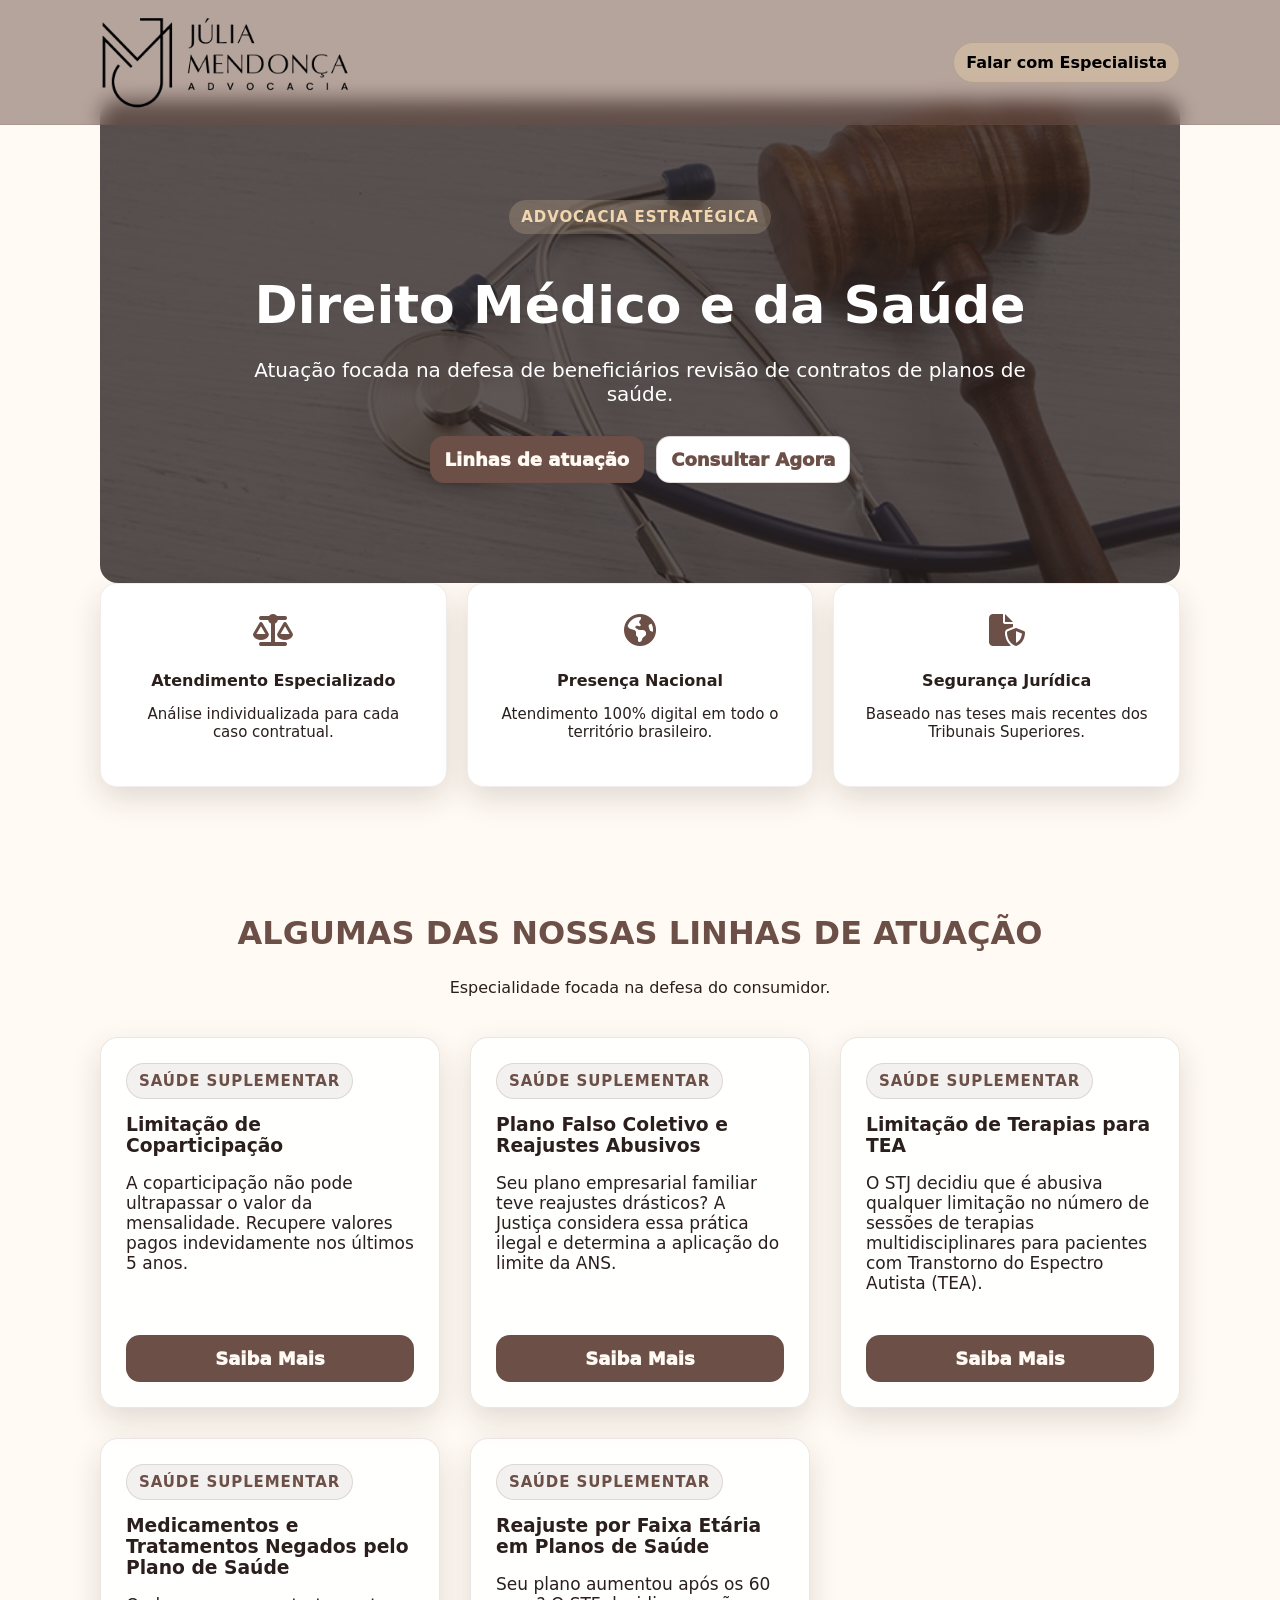
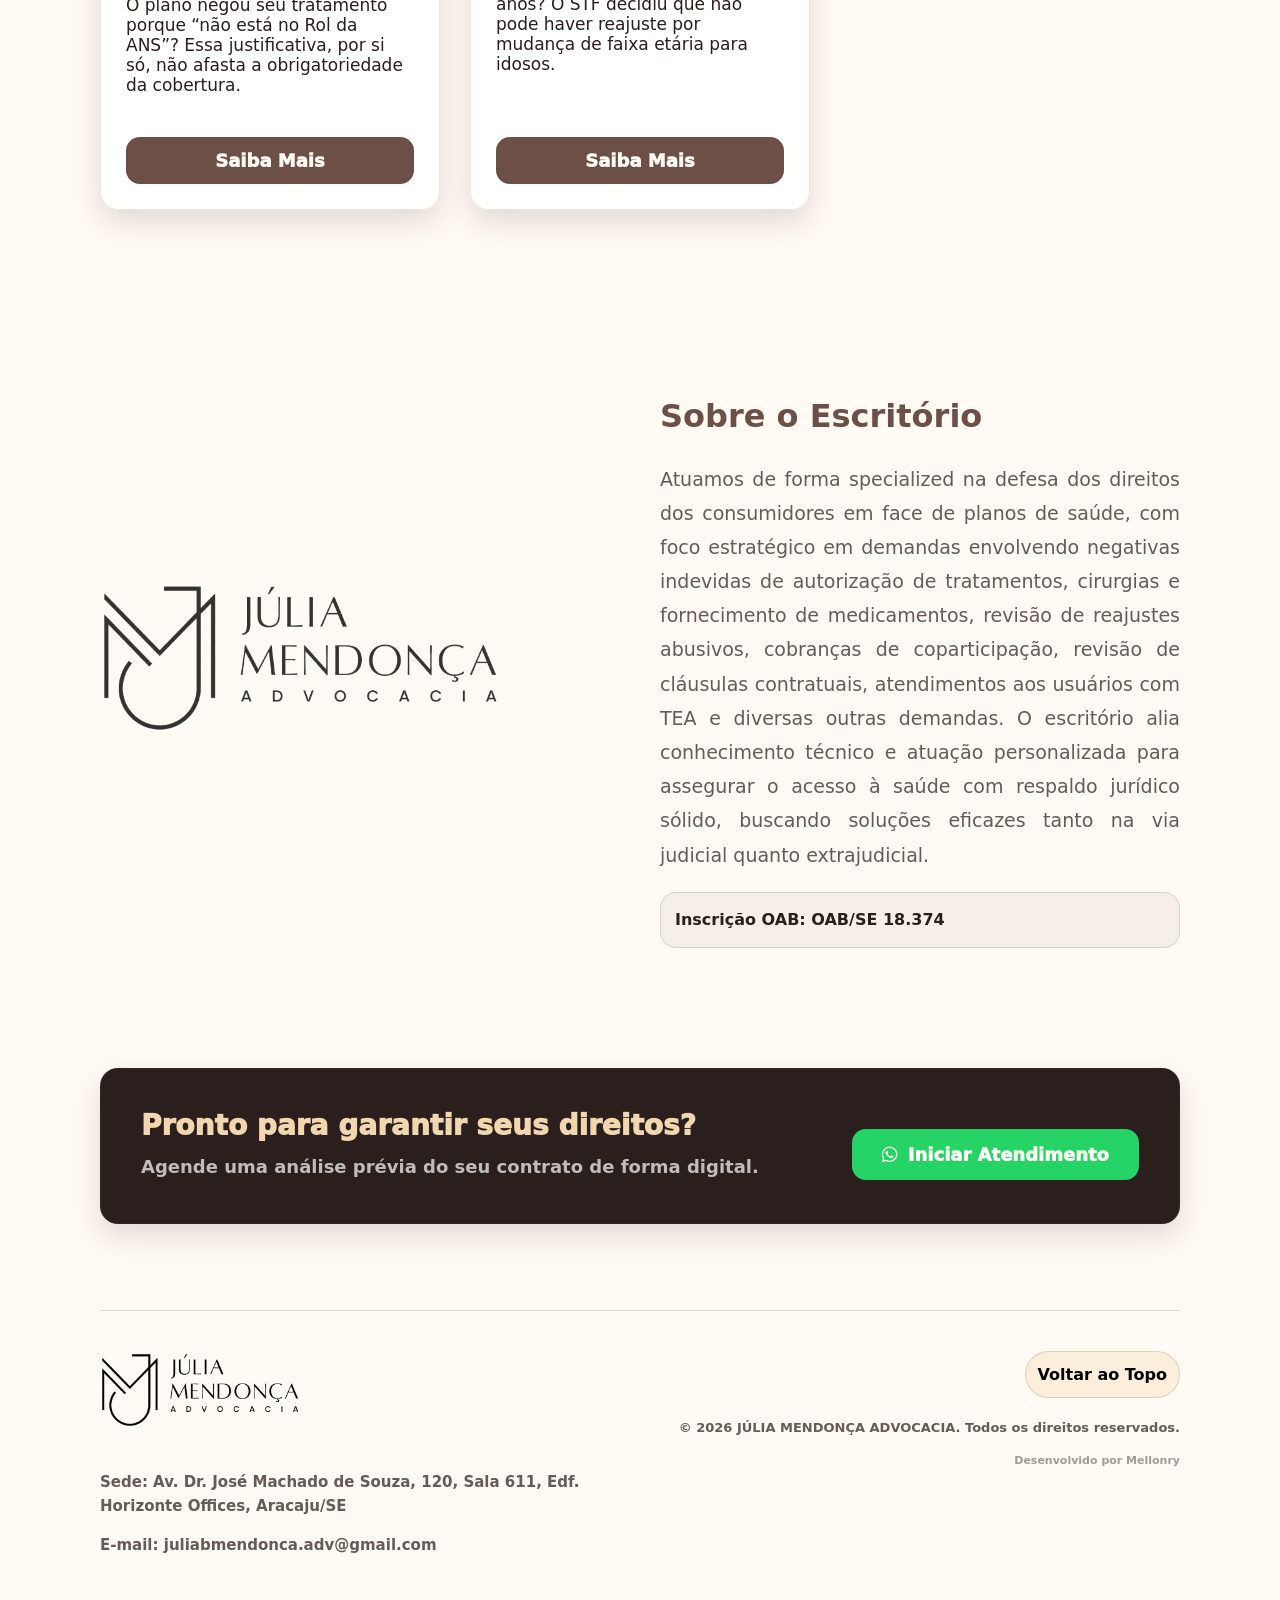
<file: index.html>
<!doctype html>
<html lang="pt-BR">

<head>
    <meta charset="utf-8" />
    <meta name="viewport" content="width=device-width, initial-scale=1" />

    <title>Júlia Mendonça Advocacia | Especialista em Planos de Saúde e PETROS</title>
    <meta name="description"
        content="Defesa especializada em causas de saúde, previdência complementar e restituição de tributos. Atendimento jurídico em todo o Brasil." />

    <meta name="robots" content="index, follow" />
    <link rel="canonical" href="https://www.juliamendonca.adv.br/" />
    <link rel="icon" href="/img/icon.png" />
    <link rel="apple-touch-icon" href="/img/icon.png" />
    <meta name="theme-color" content="#6c4f47" />

    <link rel="stylesheet" href="css/style.css">
    <link rel="stylesheet" href="https://cdnjs.cloudflare.com/ajax/libs/font-awesome/6.5.1/css/all.min.css" />

    <style>
        .hero-banner {
            background: linear-gradient(rgba(42, 31, 28, 0.75), rgba(42, 31, 28, 0.75)), url('img/banner.jpeg');
            background-size: cover;
            background-position: center;
            padding: 100px 40px;
            text-align: center;
            border-radius: var(--radius);
            color: #fff;
            margin-bottom: 40px;
        }

        .hero-banner h1 {
            font-size: clamp(32px, 5vw, 52px);
            line-height: 1.1;
            margin-bottom: 24px;
            color: #fff !important;
        }

        .features-grid {
            display: grid;
            grid-template-columns: repeat(auto-fit, minmax(250px, 1fr));
            gap: 20px;
            margin: -60px auto 40px;
            position: relative;
            z-index: 10;
        }

        .feature-item {
            background: #fff;
            padding: 30px;
            border-radius: 16px;
            box-shadow: var(--shadow);
            border: 1px solid rgba(108, 79, 71, 0.1);
            text-align: center;
        }

        .feature-item i {
            font-size: 32px;
            color: var(--coffee);
            margin-bottom: 15px;
        }

        .section-title {
            text-align: center;
            margin-bottom: 40px;
        }

        .section-title h2 {
            font-size: 32px;
            color: var(--coffee);
            text-transform: uppercase;
            font-weight: 900;
        }

        .teses-container {
            display: grid;
            grid-template-columns: repeat(auto-fit, minmax(340px, 1fr));
            gap: 30px;
            margin-bottom: 60px;
        }

        .tese-card {
            transition: transform 0.3s ease;
            display: flex;
            flex-direction: column;
            height: 100%;
        }

        .tese-card:hover {
            transform: translateY(-5px);
        }

        .tese-content {
            padding: 25px;
            flex-grow: 1;
        }

        .about-section {
            display: grid;
            grid-template-columns: 1fr 1fr;
            gap: 40px;
            align-items: center;
            padding: 60px 0;
        }

        @media (max-width: 850px) {
            .about-section {
                grid-template-columns: 1fr;
            }

            .hero-banner {
                padding: 60px 20px;
            }
        }
    </style>
</head>

<body>
    <header class="topbar">
        <div class="wrap">
            <div class="topbar-inner">
                <a class="brand" href="index.html">
                    <img src="img/logo preta.png" alt="Júlia Mendonça Advocacia" class="logo">
                </a>
                <nav class="actions">
                    <a class="chip" href="#contato">Falar com Especialista</a>
                </nav>
            </div>
        </div>
    </header>

    <main class="wrap" id="topo" style="padding-top: 100px;">
        <section class="hero-banner">
            <div class="kicker" style="background: rgba(242,214,176,0.2); color: #f2d6b0; border: none;">Advocacia
                Estratégica</div>
            <h1>Direito Médico e da Saúde</h1>
            <p style="font-size: 20px; max-width: 800px; margin: 0 auto 30px;">Atuação focada na defesa de beneficiários revisão de contratos de planos de saúde.</p>
            <div class="cta-row" style="justify-content: center;">
                <a href="#teses" class="btn btn-primary">Linhas de atuação</a>
                <a href="https://wa.me/5579981151149" class="btn btn-ghost" style="background: #fff;">Consultar
                    Agora</a>
            </div>
        </section>

        <section class="features-grid">
            <div class="feature-item">
                <i class="fa-solid fa-scale-balanced"></i>
                <h4 style="margin: 10px 0;">Atendimento Especializado</h4>
                <p style="font-size: 15px;">Análise individualizada para cada caso contratual.</p>
            </div>
            <div class="feature-item">
                <i class="fa-solid fa-earth-americas"></i>
                <h4 style="margin: 10px 0;">Presença Nacional</h4>
                <p style="font-size: 15px;">Atendimento 100% digital em todo o território brasileiro.</p>
            </div>
            <div class="feature-item">
                <i class="fa-solid fa-file-shield"></i>
                <h4 style="margin: 10px 0;">Segurança Jurídica</h4>
                <p style="font-size: 15px;">Baseado nas teses mais recentes dos Tribunais Superiores.</p>
            </div>
        </section>

        <section id="teses" style="padding: 40px 0;">
            <div class="section-title">
                <h2>Algumas das nossas linhas de atuação</h2>
                <p>Especialidade focada na defesa do consumidor.</p>
            </div>

            <div class="teses-container">
                <div class="card tese-card">
                    <div class="tese-content">
                        <div class="kicker">Saúde Suplementar</div>
                        <h3 style="margin: 15px 0;">Limitação de Coparticipação</h3>
                        <p style="font-size: 17px;">A coparticipação não pode ultrapassar o valor da mensalidade.
                            Recupere valores pagos indevidamente nos últimos 5 anos.</p>
                    </div>
                    <div style="padding: 0 25px 25px;">
                        <a href="tese-coparticipacao.html" class="btn btn-primary" style="width: 100%;">Saiba Mais</a>
                    </div>
                </div>

                <div class="card tese-card">
                    <div class="tese-content">
                        <div class="kicker">Saúde Suplementar</div>
                        <h3 style="margin: 15px 0;">Plano Falso Coletivo e Reajustes Abusivos</h3>
                        <p style="font-size: 17px;">Seu plano empresarial familiar teve reajustes drásticos? A Justiça
                            considera essa prática ilegal e determina a aplicação do limite da ANS.</p>
                    </div>
                    <div style="padding: 0 25px 25px;">
                        <a href="tese-falso-coletivo.html" class="btn btn-primary" style="width: 100%;">Saiba Mais</a>
                    </div>
                </div>

                <div class="card tese-card">
                    <div class="tese-content">
                        <div class="kicker">Saúde Suplementar</div>
                        <h3 style="margin: 15px 0;">Limitação de Terapias para TEA</h3>
                        <p style="font-size: 17px;">O STJ decidiu que é abusiva qualquer limitação no número de sessões
                            de terapias multidisciplinares para pacientes com Transtorno do Espectro Autista (TEA).</p>
                    </div>
                    <div style="padding: 0 25px 25px;">
                        <a href="tese-tea-limite-sessoes.html" class="btn btn-primary" style="width: 100%;">Saiba
                            Mais</a>
                    </div>
                </div>

                <div class="card tese-card">
                    <div class="tese-content">
                        <div class="kicker">Saúde Suplementar</div>
                        <h3 style="margin: 15px 0;">Medicamentos e Tratamentos Negados pelo Plano de Saúde</h3>
                        <p style="font-size: 17px;">O plano negou seu tratamento porque “não está no Rol da ANS”? Essa justificativa, por si só, não afasta a obrigatoriedade da cobertura.</p>
                    </div>
                    <div style="padding: 0 25px 25px;">
                        <a href="tese-medicamentos-negados.html" class="btn btn-primary" style="width: 100%;">Saiba Mais</a>
                    </div>
                </div>

                <div class="card tese-card">
                    <div class="tese-content">
                        <div class="kicker">Saúde Suplementar</div>
                        <h3 style="margin: 15px 0;">Reajuste por Faixa Etária em Planos de Saúde</h3>
                        <p style="font-size: 17px;">Seu plano aumentou após os 60 anos? O STF decidiu que não pode haver reajuste por mudança de faixa etária para idosos.</p>
                    </div>
                    <div style="padding: 0 25px 25px;">
                        <a href="tese-faixa-etaria.html" class="btn btn-primary" style="width: 100%;">Saiba Mais</a>
                    </div>
                </div>

            </div>
        </section>

        <section class="about-section" id="sobre">
            <div>
                <img src="img/logo preta.png" alt="Júlia Mendonça" style="width: 100%; max-width: 400px; opacity: 0.8;">
            </div>
            <div>
                <h2 style="color: var(--coffee); font-size: 32px; font-weight: 900;">Sobre o Escritório</h2>
                <p style="font-size: 19px; line-height: 1.8; color: var(--muted); text-align: justify;">
                    Atuamos de forma specialized na defesa dos direitos dos consumidores em face de planos de saúde,
                    com foco estratégico em demandas envolvendo negativas indevidas de autorização de tratamentos,
                    cirurgias e fornecimento de medicamentos, revisão de reajustes abusivos, cobranças de
                    coparticipação, revisão de cláusulas contratuais, atendimentos aos usuários com TEA e diversas
                    outras demandas.

                    O escritório alia conhecimento técnico e atuação personalizada para assegurar o acesso à saúde com
                    respaldo jurídico sólido, buscando soluções eficazes tanto na via judicial quanto extrajudicial.
                </p>
                <div class="hl" style="margin-top: 20px;">
                    <strong>Inscrição OAB:</strong> OAB/SE 18.374
                </div>
            </div>
        </section>

        <section id="contato" style="padding: 60px 0;">
            <div class="card" style="background: var(--ink); color: #fff;">
                <div class="contact-inner" style="grid-template-columns: 1fr auto; align-items: center; padding: 40px;">
                    <div>
                        <h3 style="color: var(--sand); font-size: 28px;">Pronto para garantir seus direitos?</h3>
                        <p style="color: rgba(255,255,255,0.7); font-size: 18px;">Agende uma análise prévia do seu
                            contrato de forma digital.</p>
                    </div>
                    <div class="cta-row">
                        <a href="https://wa.me/5579981151149" class="btn btn-primary"
                            style="background: #25d366; border: none; padding: 15px 30px;">
                            <i class="fa-brands fa-whatsapp"></i> Iniciar Atendimento
                        </a>
                    </div>
                </div>
            </div>
        </section>
    </main>

    <footer>
        <div class="wrap">
            <div class="foot" style="border-top: 1px solid rgba(108,79,71,0.2); padding-top: 40px;">
                <div style="flex: 1; min-width: 300px;">
                    <img src="img/logo preta.png" alt="Logo" style="width: 200px; margin-bottom: 20px;">
                    <p><strong>Sede:</strong> Av. Dr. José Machado de Souza, 120, Sala 611, Edf. Horizonte Offices,
                        Aracaju/SE</p>
                    <p><strong>E-mail:</strong> juliabmendonca.adv@gmail.com</p>
                </div>
                <div style="text-align: right;">
                    <a href="#topo" class="chip">Voltar ao Topo</a>
                    <p style="margin-top: 20px; font-size: 13px;">© <span id="year"></span> JÚLIA MENDONÇA ADVOCACIA.
                        Todos os direitos reservados.</p>
                    <p style="font-size: 11px; opacity: 0.6;">Desenvolvido por Mellonry</p>
                </div>
            </div>
        </div>
    </footer>

    <script>
        document.getElementById("year").textContent = new Date().getFullYear();
    </script>
</body>

</html>
</file>
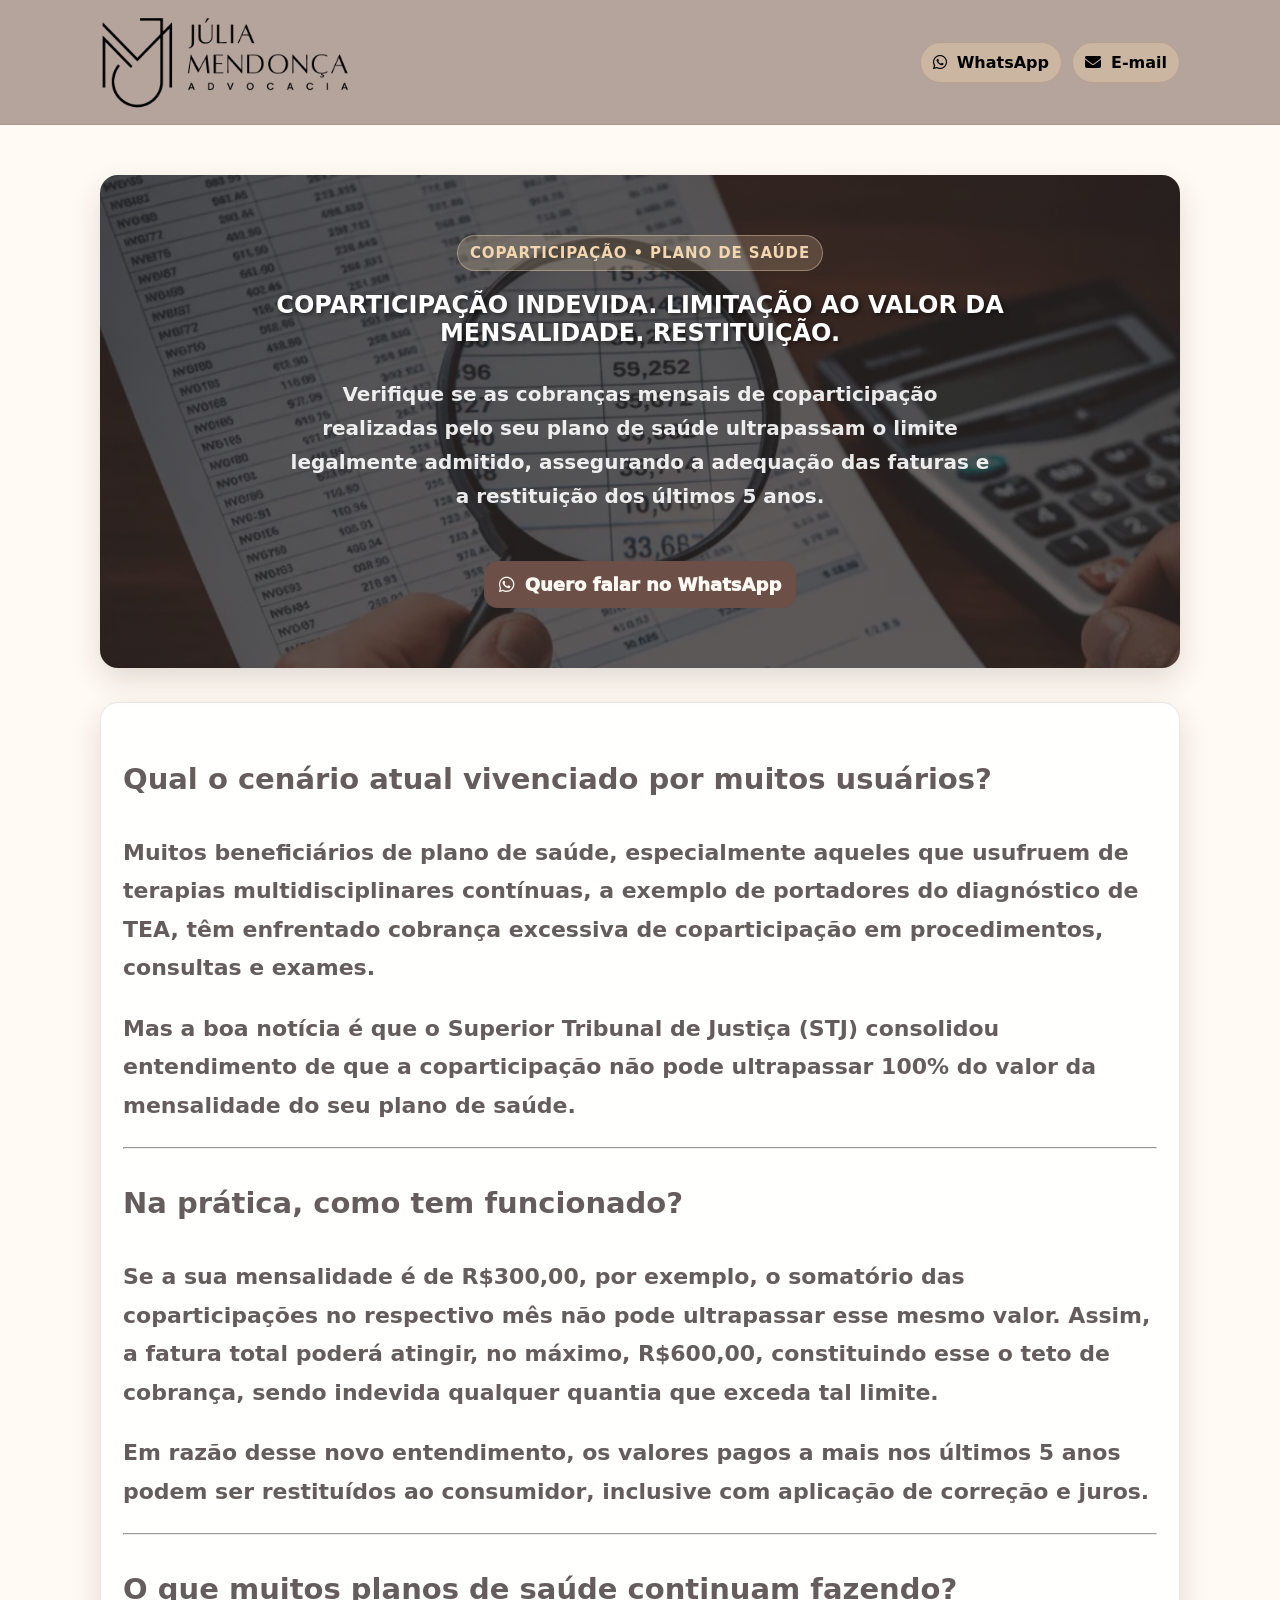
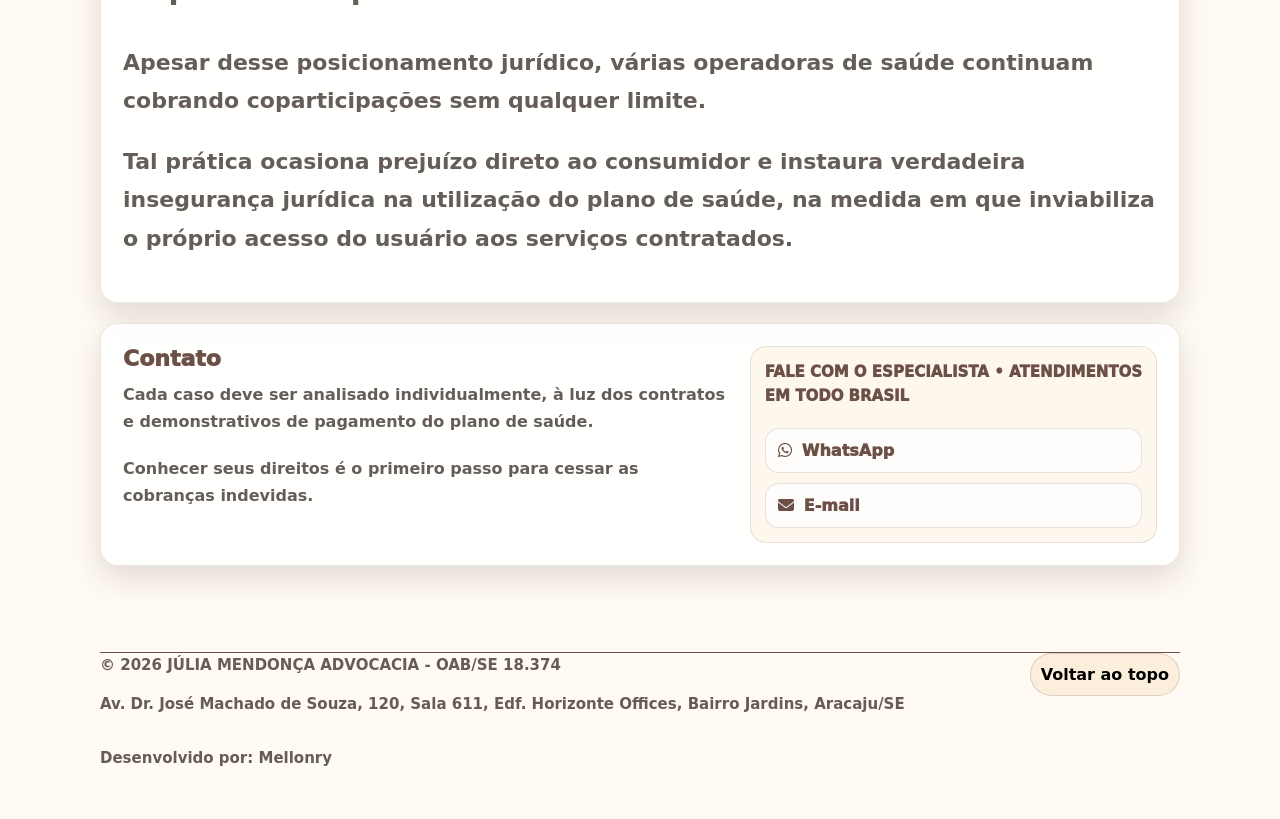
<file: tese-coparticipacao.html>
<!doctype html>
<html lang="pt-BR">

<head>
    <!-- SEO básico -->
    <meta charset="utf-8" />
    <meta name="viewport" content="width=device-width, initial-scale=1" />

    <title>Júlia Mendonça Advocacia</title>
    <meta name="description"
        content="Entenda quando as contribuições extraordinárias da PETROS podem ser deduzidas no IRPF (limite legal) e como buscar restituição dos últimos 5 anos. Atendimento em todo o Brasil." />

    <meta name="robots" content="index, follow" />
    <link rel="canonical" href="https://www.juliamendonca.adv.br/" />

    <!-- Favicons -->
    <link rel="icon" href="/img/icon.png" />
    <link rel="apple-touch-icon" href="/img/icon.png" />
    <meta name="theme-color" content="#6c4f47" />

    <!-- Open Graph / WhatsApp / Facebook -->
    <meta property="og:type" content="website" />
    <meta property="og:locale" content="pt_BR" />
    <meta property="og:title" content="PETROS: dedução de contribuições extraordinárias no IRPF" />
    <meta property="og:description"
        content="Veja se os descontos da PETROS podem ser deduzidos no IRPF e como buscar restituição dos últimos 5 anos. Atendimento em todo o Brasil." />
    <meta property="og:url" content="https://www.juliamendonca.adv.br/" />
    <meta property="og:image" content="https://www.juliamendonca.adv.br/img/logo-preta.png" />

    <!-- Twitter -->
    <meta name="twitter:card" content="summary_large_image" />
    <meta name="twitter:title" content="PETROS: dedução de contribuições extraordinárias no IRPF" />
    <meta name="twitter:description"
        content="Entenda limite de dedução, documentos e restituição dos últimos 5 anos. Atendimento em todo o Brasil." />
    <meta name="twitter:image" content="https://www.juliamendonca.adv.br/img/logo-preta.png" />

    <!-- Schema.org (SEO local / entidade) -->
    <script type="application/ld+json">
{
  "@context": "https://schema.org",
  "@type": "LegalService",
  "name": "Júlia Mendonça Advocacia",
  "url": "https://www.juliamendonca.adv.br/",
  "image": "https://www.juliamendonca.adv.br/img/logo-preta.png",
  "telephone": "+55 79 98115-1149",
  "email": "juliabmendonca.adv@gmail.com",
  "address": {
    "@type": "PostalAddress",
    "streetAddress": "Av. Dr. José Machado de Souza, 120, Sala 611, Edf. Horizonte Offices",
    "addressLocality": "Aracaju",
    "addressRegion": "SE",
    "addressCountry": "BR",
    "postalCode": "49000-000"
  },
  "areaServed": "BR",
  "knowsAbout": [
    "PETROS",
    "Previdência complementar",
    "Contribuições extraordinárias",
    "Imposto de Renda Pessoa Física",
    "Restituição",
    "Tema 1224"
  ]
}
</script>


    <link rel="shortcut icon" href="img/icon.png" type="image/x-icon">
    <link rel="stylesheet" href="css/style.css">
    <link rel="stylesheet" href="https://cdnjs.cloudflare.com/ajax/libs/font-awesome/6.5.1/css/all.min.css"
        integrity="sha512-DTOQO9RWCH3ppGqcWaEA1BIZOC6xxalwEsw9c2QQeAIftl+Vegovlnee1c9QX4TctnWMn13TZye+giMm8e2LwA=="
        crossorigin="anonymous" referrerpolicy="no-referrer" />


    <style>
        .hero-banner {
            position: relative;
            background: linear-gradient(rgba(42, 31, 28, 0.7), rgba(42, 31, 28, 0.7)), url('img/coparticipacao.jpeg');
            background-size: cover;
            background-position: center;
            border-radius: var(--radius);
            padding: 60px 40px;
            color: #ffffff;
            margin-bottom: 20px;
            text-align: center;
            display: flex;
            flex-direction: column;
            align-items: center;
            box-shadow: var(--shadow);
        }

        .hero-banner .kicker {
            background: rgba(242, 214, 176, 0.2);
            border-color: rgba(242, 214, 176, 0.4);
            color: var(--sand);
            margin-bottom: 20px;
        }

        .hero-banner h1 {
            color: #ffffff !important;
            max-width: 800px;
            margin: 0 auto 20px;
            text-shadow: 2px 2px 4px rgba(0, 0, 0, 0.5);
        }

        .hero-banner p {
            color: rgba(255, 255, 255, 0.9) !important;
            max-width: 700px;
            margin-bottom: 30px;
        }

        @media (max-width: 600px) {
            .hero-banner {
                padding: 40px 20px;
            }

            .hero-banner h1 {
                font-size: 28px !important;
            }
        }
    </style>

    <!-- Google tag (gtag.js) -->
    <script async src="https://www.googletagmanager.com/gtag/js?id=AW-17988414814"></script>
    <script>
        window.dataLayer = window.dataLayer || [];
        function gtag() { dataLayer.push(arguments); }
        gtag('js', new Date());

        gtag('config', 'AW-17988414814');
    </script>

    <script>
        function reportarConversao() {
            gtag('event', 'conversion', {
                'send_to': 'AW-17988414814/dxFdCO3J04EcEN7axYFD',
                'value': 1.0,
                'currency': 'BRL'
            });
        }
    </script>

</head>

<body>
    <header class="topbar">
        <div class="wrap">
            <div class="topbar-inner">
                <a class="brand" href="#topo" aria-label="Voltar ao topo">
                    <img src="img/logo preta.png" alt="Logo" class="logo">
                    <!-- <img src="img/Logo sem fundo.png" alt="Logo" class="logo"> -->
                </a>

                <nav class="actions" aria-label="Atalhos de contato">
                    <a class="chip"
                        href="https://wa.me/5579981151149?text=Olá, gostaria de verificar se as coparticipações cobradas no meu plano de saúde estão em conformidade com os limites fixados e se seria viável a restituição."
                        target="_blank" rel="noopener" onclick="reportarConversao();">
                        <i class="fa-brands fa-whatsapp"></i> WhatsApp
                    </a>

                    <a class="chip"
                        href="mailto:juliabmendonca.adv@gmail.com?subject=Cobranças no plano de saúde&body=Olá, gostaria de verificar se as coparticipações cobradas no meu plano de saúde estão em conformidade com os limites fixados e se seria viável a restituição."
                        onclick="reportarConversao();">
                        <i class="fa-solid fa-envelope"></i> E-mail
                    </a>
                </nav>
            </div>
        </div>
    </header>

    <main id="topo" class="wrap">
        <section class="hero">
            <div class="hero-banner">
                <div class="kicker">COPARTICIPAÇÃO • PLANO DE SAÚDE</div>
                <h1 style="text-transform: uppercase;">COPARTICIPAÇÃO INDEVIDA. LIMITAÇÃO AO VALOR DA MENSALIDADE.
                    RESTITUIÇÃO.</h1>

                <p>
                    Verifique se as cobranças mensais de coparticipação realizadas pelo seu plano de saúde ultrapassam o
                    limite legalmente admitido, assegurando a adequação das faturas e a restituição dos últimos 5 anos.
                </p>

                <div class="cta-row">
                    <a class="btn btn-primary"
                        href="https://wa.me/5579981151149?text=Olá, gostaria de verificar se as coparticipações cobradas no meu plano de saúde estão em conformidade com os limites fixados e se seria viável a restituição."
                        target="_blank" rel="noopener" onclick="reportarConversao();">
                        <i class="fa-brands fa-whatsapp"></i> Quero falar no WhatsApp
                    </a>
                </div>
            </div>
        </section>

        <!-- TESE 100% LITERAL (como você enviou) -->
        <section id="tese-completa" class="card section-card" aria-label="Tese completa">

            <p class="title"><strong>Qual o cenário atual vivenciado por muitos usuários?</strong></p>

            <p>
                Muitos beneficiários de plano de saúde, especialmente aqueles que usufruem de terapias
                multidisciplinares contínuas, a exemplo de portadores do diagnóstico de TEA, têm enfrentado cobrança
                excessiva de coparticipação em procedimentos, consultas e exames.
            </p>

            <p>Mas a boa notícia é que o Superior Tribunal de Justiça (STJ) consolidou entendimento de que a
                coparticipação não pode ultrapassar 100% do valor da mensalidade do seu plano de saúde.</p>
            <hr>
            <p class="title"><strong>Na prática, como tem funcionado?</strong></p>
            <p>
                Se a sua mensalidade é de R$300,00, por exemplo, o somatório das coparticipações no respectivo mês não
                pode ultrapassar esse mesmo valor. Assim, a fatura total poderá atingir, no máximo, R$600,00,
                constituindo esse o teto de cobrança, sendo indevida qualquer quantia que exceda tal limite.
            </p>
            <p>
                Em razão desse novo entendimento, os <strong> valores pagos a mais nos últimos 5 anos podem ser
                    restituídos ao consumidor</strong>, inclusive com aplicação de correção e juros.
            </p>
            <hr>
            <p class="title"><strong>O que muitos planos de saúde continuam fazendo?</strong></p>
            <p>
                Apesar desse posicionamento jurídico, várias operadoras de saúde continuam cobrando coparticipações sem
                qualquer limite.
            </p>
            <p>
                Tal prática ocasiona prejuízo direto ao consumidor e instaura verdadeira insegurança jurídica na
                utilização do plano de saúde, na medida em que inviabiliza o próprio acesso do usuário aos serviços
                contratados.
            </p>
        </section>

        <section id="contato" aria-label="Contato">
            <div class="card">
                <div class="contact-inner">
                    <div>
                        <h3>Contato</h3>
                        <p>Cada caso deve ser analisado individualmente, à luz dos contratos e demonstrativos de
                            pagamento do plano de saúde.</p> <br>
                        <p>Conhecer seus direitos é o primeiro passo para cessar as cobranças indevidas.</p>
                    </div>

                    <div class="contact-box" aria-label="Links de contato">
                        <h3 class="small" style="text-transform: uppercase; font-size: 15px;">Fale com o especialista •
                            ATENDIMENTOS EM TODO BRASIL</h3>
                        <a class="contact-link"
                            href="https://wa.me/5579981151149?text=Olá, gostaria de verificar se as coparticipações cobradas no meu plano de saúde estão em conformidade com os limites fixados e se seria viável a restituição."
                            target="_blank" rel="noopener" onclick="reportarConversao();">
                            <i class="fa-brands fa-whatsapp"></i> WhatsApp
                        </a>

                        <a class="contact-link"
                            href="mailto:juliabmendonca.adv@gmail.com?subject=Cobranças no plano de saúde&body=Olá, gostaria de verificar se as coparticipações cobradas no meu plano de saúde estão em conformidade com os limites fixados e se seria viável a restituição."
                            onclick="reportarConversao();">
                            <i class="fa-solid fa-envelope"></i> E-mail
                        </a>
                    </div>
                </div>
            </div>
        </section>

        <section></section>

        <footer>
            <div class="foot">
                <div>© <span id="year"></span> JÚLIA MENDONÇA ADVOCACIA - OAB/SE 18.374
                    <p>Av. Dr. José Machado de Souza, 120, Sala 611, Edf. Horizonte Offices, Bairro Jardins, Aracaju/SE
                    </p>
                </div>
                <div><a href="#topo" class="chip" style="padding:8px 10px">Voltar ao topo</a></div>
            </div>
            <p style="position: end;">Desenvolvido por: Mellonry</p>
        </footer>
    </main>

    <script>
        document.getElementById("year").textContent = new Date().getFullYear();
    </script>
</body>

</html>
</file>
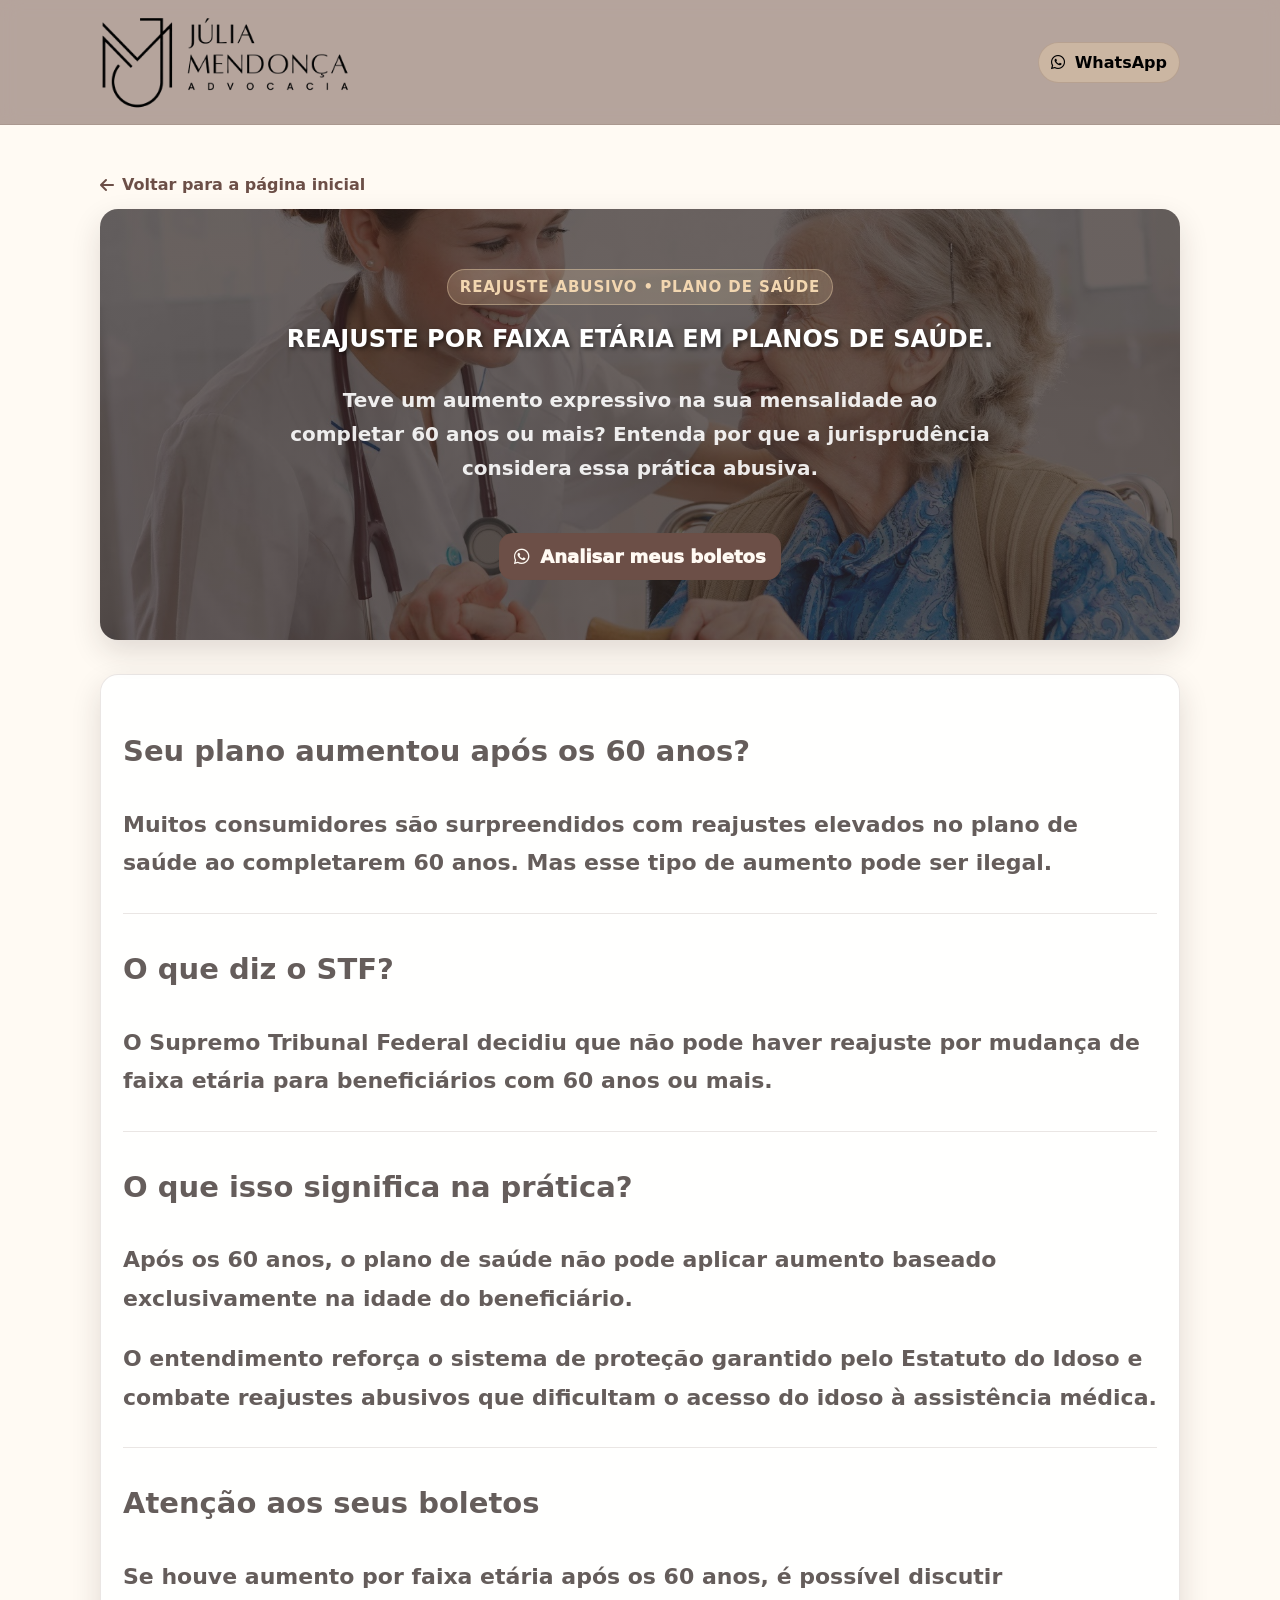
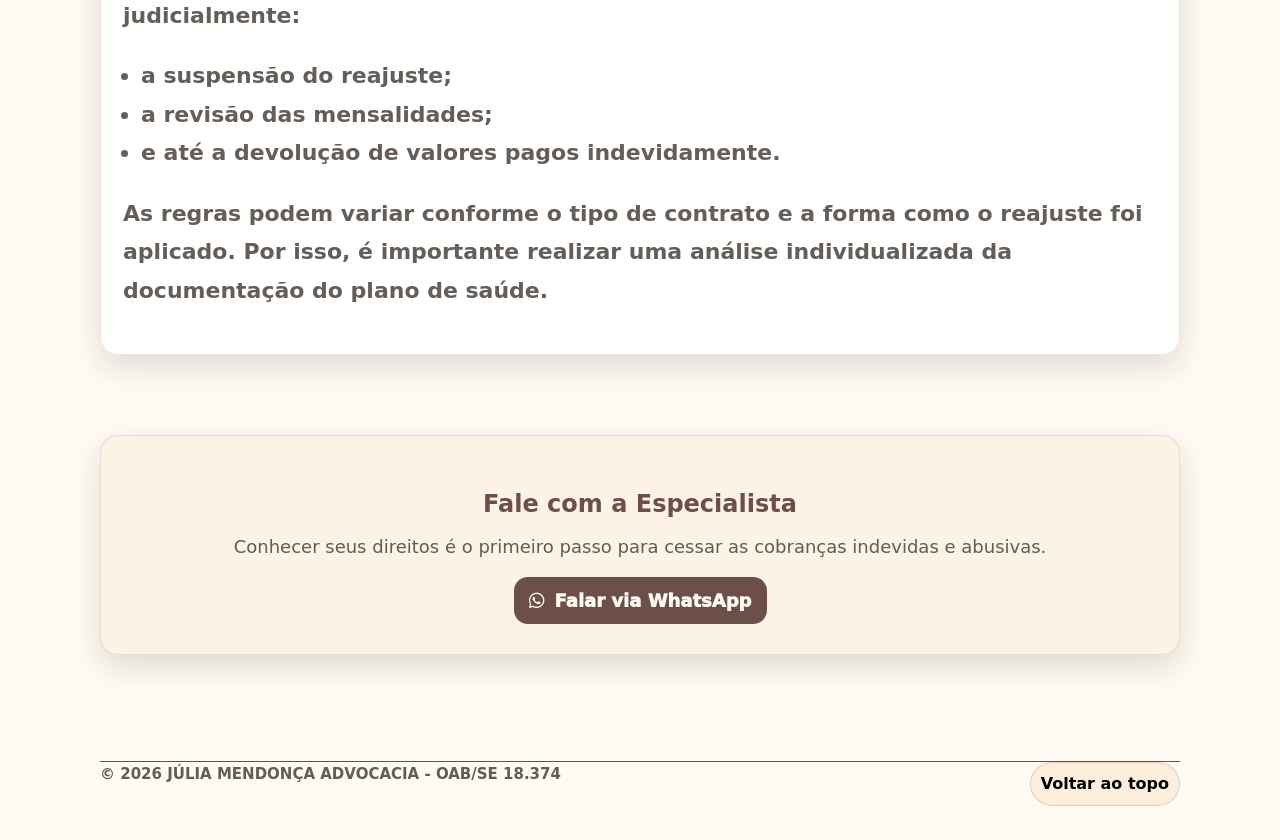
<file: tese-faixa-etaria.html>
<!doctype html>
<html lang="pt-BR">

<head>
    <meta charset="utf-8" />
    <meta name="viewport" content="width=device-width, initial-scale=1" />
    <title>Reajuste por Faixa Etária - Júlia Mendonça Advocacia</title>
    <meta name="description" content="Entenda a ilegalidade dos aumentos por mudança de faixa etária nos planos de saúde após os 60 anos." />
    <link rel="icon" href="/img/icon.png" />
    <link rel="stylesheet" href="css/style.css">
    <link rel="stylesheet" href="https://cdnjs.cloudflare.com/ajax/libs/font-awesome/6.5.1/css/all.min.css" />

    <style>
        .hero-banner {
            position: relative;
            background: linear-gradient(rgba(42, 31, 28, 0.7), rgba(42, 31, 28, 0.7)), url('img/coletivo.png');
            background-size: cover;
            background-position: center;
            border-radius: var(--radius);
            padding: 60px 40px;
            color: #ffffff;
            margin-bottom: 20px;
            text-align: center;
            display: flex;
            flex-direction: column;
            align-items: center;
            box-shadow: var(--shadow);
        }

        .hero-banner .kicker {
            background: rgba(242, 214, 176, 0.2);
            border-color: rgba(242, 214, 176, 0.4);
            color: var(--sand);
            margin-bottom: 20px;
        }

        .hero-banner h1 {
            color: #ffffff !important;
            max-width: 800px;
            margin: 0 auto 20px;
            text-shadow: 2px 2px 4px rgba(0, 0, 0, 0.5);
        }

        .back-link {
            display: inline-flex;
            align-items: center;
            gap: 8px;
            margin-bottom: 15px;
            color: var(--coffee);
            font-weight: 700;
            text-decoration: none;
            transition: opacity 0.2s;
        }

        .back-link:hover {
            opacity: 0.7;
        }
    </style>
</head>

<body>
    <header class="topbar">
        <div class="wrap">
            <div class="topbar-inner">
                <a class="brand" href="index.html">
                    <img src="img/logo preta.png" alt="Logo" class="logo">
                </a>
                <nav class="actions">
                    <a class="chip" href="https://wa.me/5579981151149" target="_blank">
                        <i class="fa-brands fa-whatsapp"></i> WhatsApp
                    </a>
                </nav>
            </div>
        </div>
    </header>

    <main id="topo" class="wrap">
        <section class="hero" style="padding-top: 100px;">
            <a href="index.html" class="back-link"><i class="fa-solid fa-arrow-left"></i> Voltar para a página inicial</a>

            <div class="hero-banner">
                <div class="kicker">REAJUSTE ABUSIVO • PLANO DE SAÚDE</div>
                <h1 style="text-transform: uppercase;">REAJUSTE POR FAIXA ETÁRIA EM PLANOS DE SAÚDE.</h1>
                <p style="color: rgba(255, 255, 255, 0.9) !important; max-width: 700px; margin-bottom: 30px;">
                    Teve um aumento expressivo na sua mensalidade ao completar 60 anos ou mais? Entenda por que a jurisprudência considera essa prática abusiva.
                </p>
                <div class="cta-row">
                    <a class="btn btn-primary" href="https://wa.me/5579981151149" target="_blank">
                        <i class="fa-brands fa-whatsapp"></i> Analisar meus boletos
                    </a>
                </div>
            </div>
        </section>

        <section id="tese-completa" class="card section-card">
            <p class="title"><strong>Seu plano aumentou após os 60 anos?</strong></p>
<p>Muitos consumidores são surpreendidos com reajustes elevados no plano de saúde ao completarem 60 anos. Mas esse tipo de aumento pode ser ilegal.</p>

<hr style="border: none; border-top: 1px solid rgba(108, 79, 71, .14); margin: 30px 0;">

<p class="title"><strong>O que diz o STF?</strong></p>
<p>O Supremo Tribunal Federal decidiu que não pode haver reajuste por mudança de faixa etária para beneficiários com 60 anos ou mais.</p>

<hr style="border: none; border-top: 1px solid rgba(108, 79, 71, .14); margin: 30px 0;">

<p class="title"><strong>O que isso significa na prática?</strong></p>
<p>Após os 60 anos, o plano de saúde não pode aplicar aumento baseado exclusivamente na idade do beneficiário.</p>
<p>O entendimento reforça o sistema de proteção garantido pelo Estatuto do Idoso e combate reajustes abusivos que dificultam o acesso do idoso à assistência médica.</p>

<hr style="border: none; border-top: 1px solid rgba(108, 79, 71, .14); margin: 30px 0;">

<p class="title"><strong>Atenção aos seus boletos</strong></p>
<p>Se houve aumento por faixa etária após os 60 anos, é possível discutir judicialmente:</p>
<ul>
    <li>a suspensão do reajuste;</li>
    <li>a revisão das mensalidades;</li>
    <li>e até a devolução de valores pagos indevidamente.</li>
</ul>
<p>As regras podem variar conforme o tipo de contrato e a forma como o reajuste foi aplicado. Por isso, é importante realizar uma análise individualizada da documentação do plano de saúde.</p>
        </section>

        <section id="contato" style="margin: 60px 0;">
            <div class="card" style="padding: 30px; text-align: center; background: rgba(242, 214, 176, .20);">
                <h3 style="color: var(--coffee); font-size: 24px; margin-bottom: 15px;">Fale com a Especialista</h3>
                <p style="font-size: 18px; color: var(--muted); margin-bottom: 20px;">Conhecer seus direitos é o primeiro passo para cessar as cobranças indevidas e abusivas.</p>
                <a class="btn btn-primary" href="https://wa.me/5579981151149" target="_blank">
                    <i class="fa-brands fa-whatsapp"></i> Falar via WhatsApp
                </a>
            </div>
        </section>
    </main>

    <footer>
        <div class="wrap">
            <div class="foot">
                <div>© <span id="year"></span> JÚLIA MENDONÇA ADVOCACIA - OAB/SE 18.374</div>
                <div><a href="#topo" class="chip" style="padding:8px 10px">Voltar ao topo</a></div>
            </div>
        </div>
    </footer>
    <script>document.getElementById("year").textContent = new Date().getFullYear();</script>
</body>

</html>
</file>
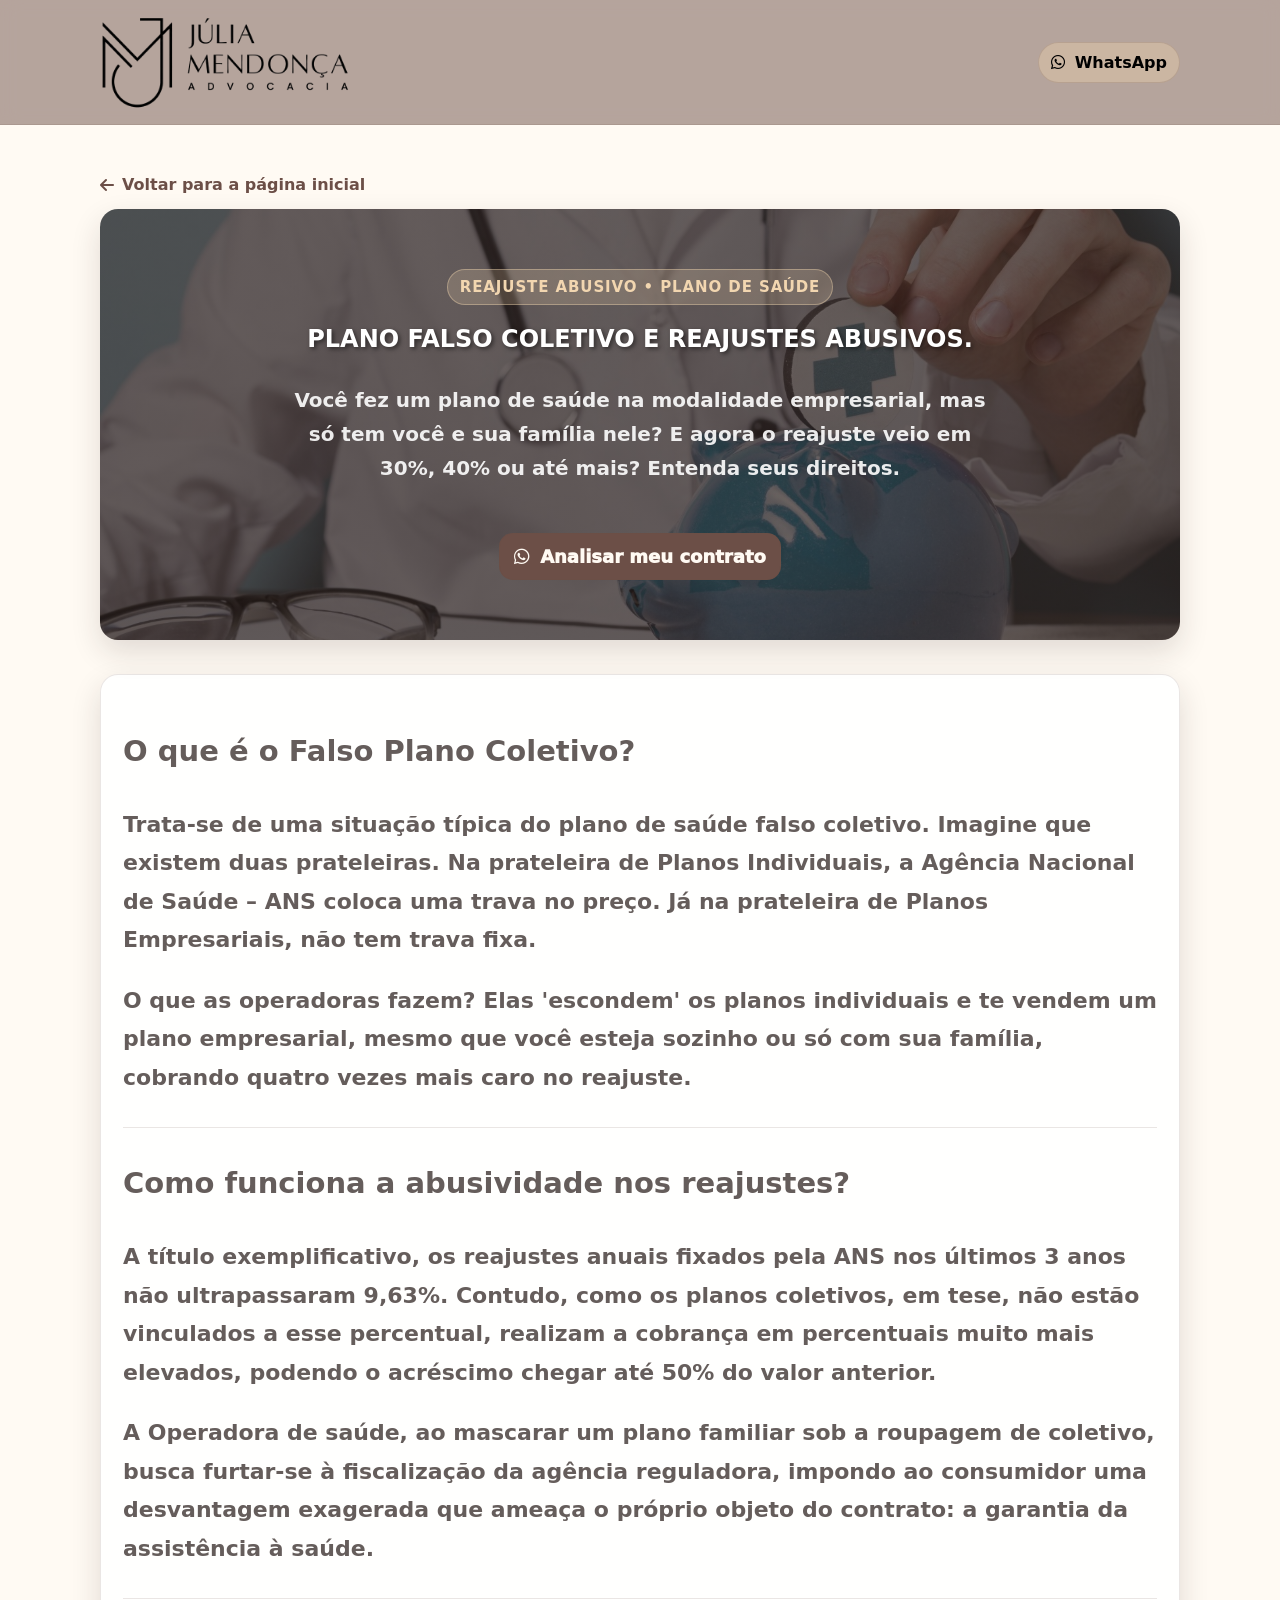
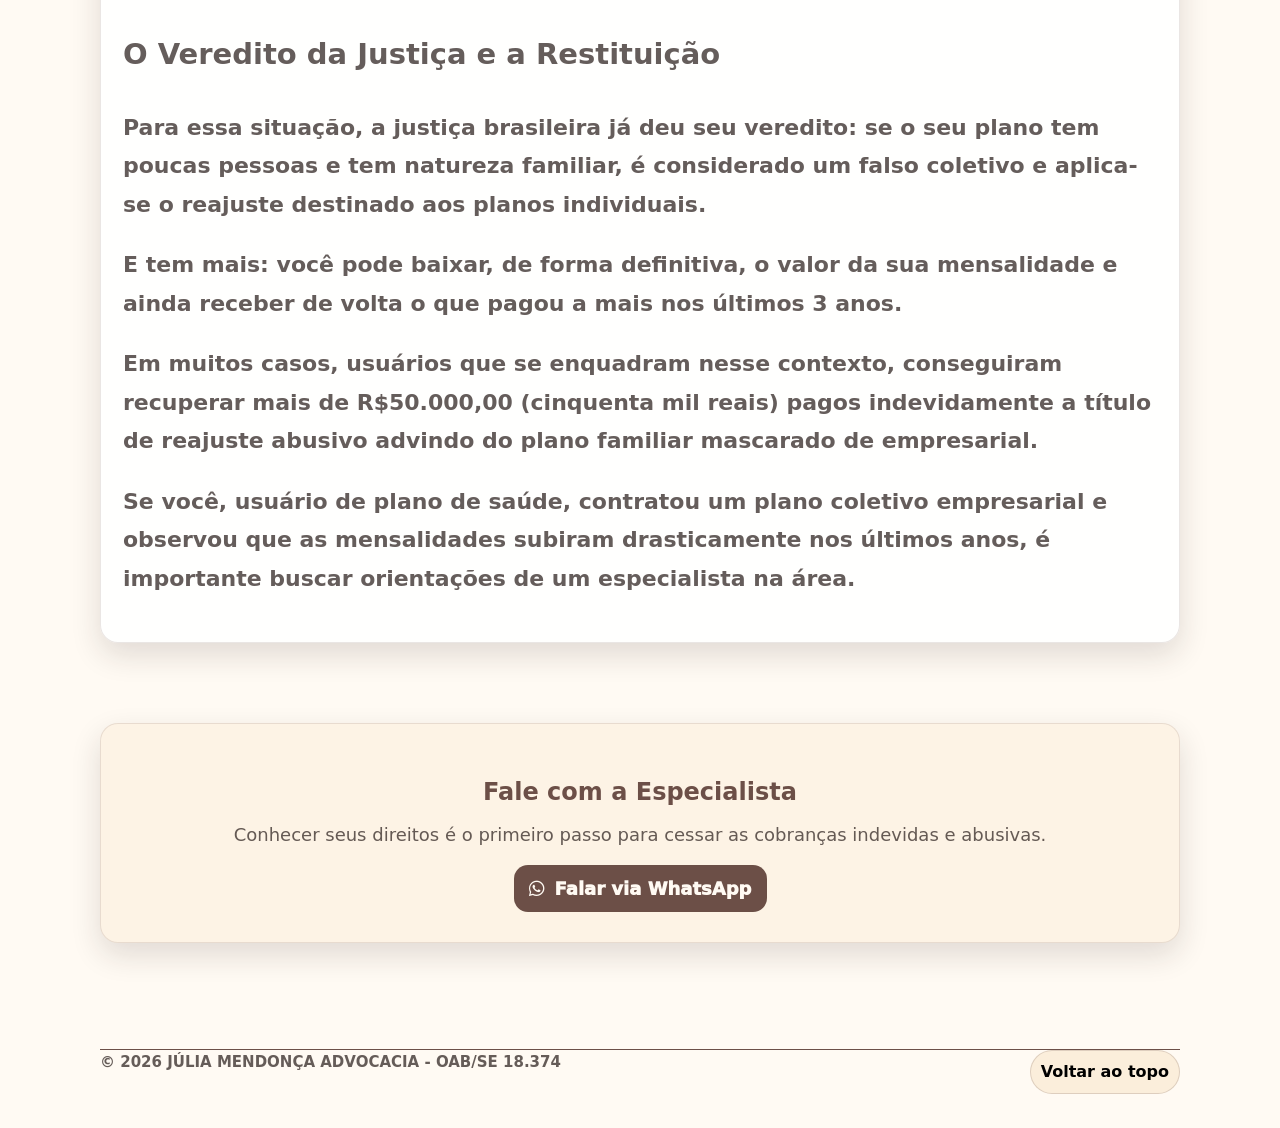
<file: tese-falso-coletivo.html>
<!doctype html>
<html lang="pt-BR">

<head>
    <meta charset="utf-8" />
    <meta name="viewport" content="width=device-width, initial-scale=1" />
    <title>Plano Falso Coletivo e Reajustes Abusivos - Júlia Mendonça Advocacia</title>
    <meta name="description"
        content="Saiba como baixar a mensalidade do seu plano familiar mascarado de empresarial e restituir reajustes abusivos." />
    <link rel="icon" href="/img/icon.png" />
    <link rel="stylesheet" href="css/style.css">
    <link rel="stylesheet" href="https://cdnjs.cloudflare.com/ajax/libs/font-awesome/6.5.1/css/all.min.css" />

    <style>
        .hero-banner {
            position: relative;
            background: linear-gradient(rgba(42, 31, 28, 0.7), rgba(42, 31, 28, 0.7)), url('img/coletivo.jpeg');
            background-size: cover;
            background-position: center;
            border-radius: var(--radius);
            padding: 60px 40px;
            color: #ffffff;
            margin-bottom: 20px;
            text-align: center;
            display: flex;
            flex-direction: column;
            align-items: center;
            box-shadow: var(--shadow);
        }

        .hero-banner .kicker {
            background: rgba(242, 214, 176, 0.2);
            border-color: rgba(242, 214, 176, 0.4);
            color: var(--sand);
            margin-bottom: 20px;
        }

        .hero-banner h1 {
            color: #ffffff !important;
            max-width: 800px;
            margin: 0 auto 20px;
            text-shadow: 2px 2px 4px rgba(0, 0, 0, 0.5);
        }

        .back-link {
            display: inline-flex;
            align-items: center;
            gap: 8px;
            margin-bottom: 15px;
            color: var(--coffee);
            font-weight: 700;
            text-decoration: none;
            transition: opacity 0.2s;
        }

        .back-link:hover {
            opacity: 0.7;
        }
    </style>
</head>

<body>
    <header class="topbar">
        <div class="wrap">
            <div class="topbar-inner">
                <a class="brand" href="index.html">
                    <img src="img/logo preta.png" alt="Logo" class="logo">
                </a>
                <nav class="actions">
                    <a class="chip" href="https://wa.me/5579981151149" target="_blank">
                        <i class="fa-brands fa-whatsapp"></i> WhatsApp
                    </a>
                </nav>
            </div>
        </div>
    </header>

    <main id="topo" class="wrap">
        <section class="hero" style="padding-top: 100px;">
            <a href="index.html" class="back-link"><i class="fa-solid fa-arrow-left"></i> Voltar para a página
                inicial</a>

            <div class="hero-banner">
                <div class="kicker">REAJUSTE ABUSIVO • PLANO DE SAÚDE</div>
                <h1 style="text-transform: uppercase;">PLANO FALSO COLETIVO E REAJUSTES ABUSIVOS.</h1>
                <p style="color: rgba(255, 255, 255, 0.9) !important; max-width: 700px; margin-bottom: 30px;">
                    Você fez um plano de saúde na modalidade empresarial, mas só tem você e sua família nele? E agora o
                    reajuste veio em 30%, 40% ou até mais? Entenda seus direitos.
                </p>
                <div class="cta-row">
                    <a class="btn btn-primary" href="https://wa.me/5579981151149" target="_blank">
                        <i class="fa-brands fa-whatsapp"></i> Analisar meu contrato
                    </a>
                </div>
            </div>
        </section>

        <section id="tese-completa" class="card section-card">
            <p class="title"><strong>O que é o Falso Plano Coletivo?</strong></p>
            <p>Trata-se de uma situação típica do plano de saúde falso coletivo. Imagine que existem duas prateleiras.
                Na prateleira de Planos Individuais, a Agência Nacional de Saúde – ANS coloca uma trava no preço. Já na
                prateleira de Planos Empresariais, não tem trava fixa.</p>
            <p>O que as operadoras fazem? Elas 'escondem' os planos individuais e te vendem um plano empresarial, mesmo
                que você esteja sozinho ou só com sua família, cobrando quatro vezes mais caro no reajuste.</p>

            <hr style="border: none; border-top: 1px solid rgba(108, 79, 71, .14); margin: 30px 0;">

            <p class="title"><strong>Como funciona a abusividade nos reajustes?</strong></p>
            <p>A título exemplificativo, os reajustes anuais fixados pela ANS nos últimos 3 anos não ultrapassaram
                9,63%. Contudo, como os planos coletivos, em tese, não estão vinculados a esse percentual, realizam a
                cobrança em percentuais muito mais elevados, podendo o acréscimo chegar até 50% do valor anterior.</p>
            <p>A Operadora de saúde, ao mascarar um plano familiar sob a roupagem de coletivo, busca furtar-se à
                fiscalização da agência reguladora, impondo ao consumidor uma desvantagem exagerada que ameaça o próprio
                objeto do contrato: a garantia da assistência à saúde.</p>

            <hr style="border: none; border-top: 1px solid rgba(108, 79, 71, .14); margin: 30px 0;">

            <p class="title"><strong>O Veredito da Justiça e a Restituição</strong></p>
            <p>Para essa situação, a justiça brasileira já deu seu veredito: se o seu plano tem poucas pessoas e tem
                natureza familiar, é considerado um falso coletivo e aplica-se o reajuste destinado aos planos
                individuais.</p>
            <p>E tem mais: você pode baixar, de forma definitiva, o valor da sua mensalidade e ainda receber de volta o
                que pagou a mais nos últimos 3 anos.</p>
            <p>Em muitos casos, usuários que se enquadram nesse contexto, conseguiram recuperar mais de R$50.000,00
                (cinquenta mil reais) pagos indevidamente a título de reajuste abusivo advindo do plano familiar
                mascarado de empresarial.</p>
            <p><strong>Se você, usuário de plano de saúde, contratou um plano coletivo empresarial e observou que as
                    mensalidades subiram drasticamente nos últimos anos, é importante buscar orientações de um
                    especialista na área.</strong></p>
        </section>

        <section id="contato" style="margin: 60px 0;">
            <div class="card" style="padding: 30px; text-align: center; background: rgba(242, 214, 176, .20);">
                <h3 style="color: var(--coffee); font-size: 24px; margin-bottom: 15px;">Fale com a Especialista</h3>
                <p style="font-size: 18px; color: var(--muted); margin-bottom: 20px;">Conhecer seus direitos é o
                    primeiro passo para cessar as cobranças indevidas e abusivas.</p>
                <a class="btn btn-primary" href="https://wa.me/5579981151149" target="_blank">
                    <i class="fa-brands fa-whatsapp"></i> Falar via WhatsApp
                </a>
            </div>
        </section>
    </main>

    <footer>
        <div class="wrap">
            <div class="foot">
                <div>© <span id="year"></span> JÚLIA MENDONÇA ADVOCACIA - OAB/SE 18.374</div>
                <div><a href="#topo" class="chip" style="padding:8px 10px">Voltar ao topo</a></div>
            </div>
        </div>
    </footer>
    <script>document.getElementById("year").textContent = new Date().getFullYear();</script>
</body>

</html>
</file>
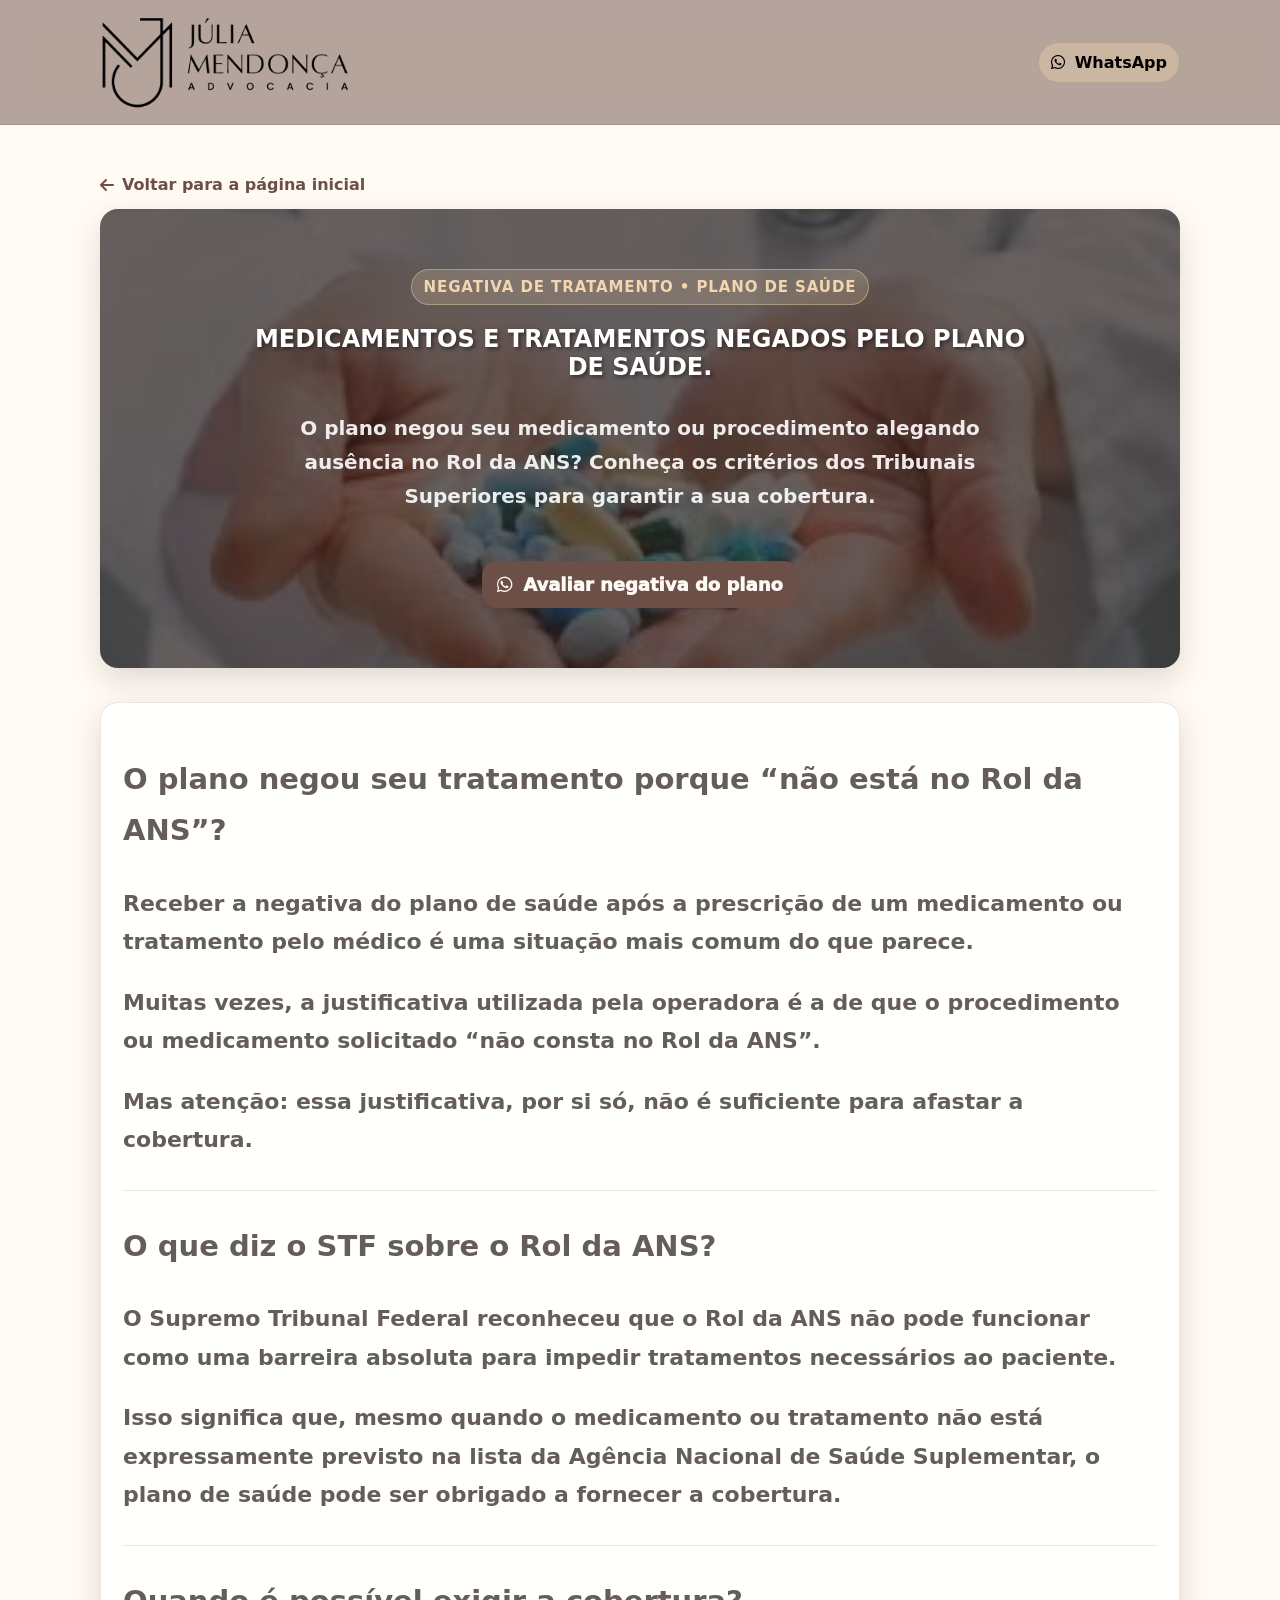
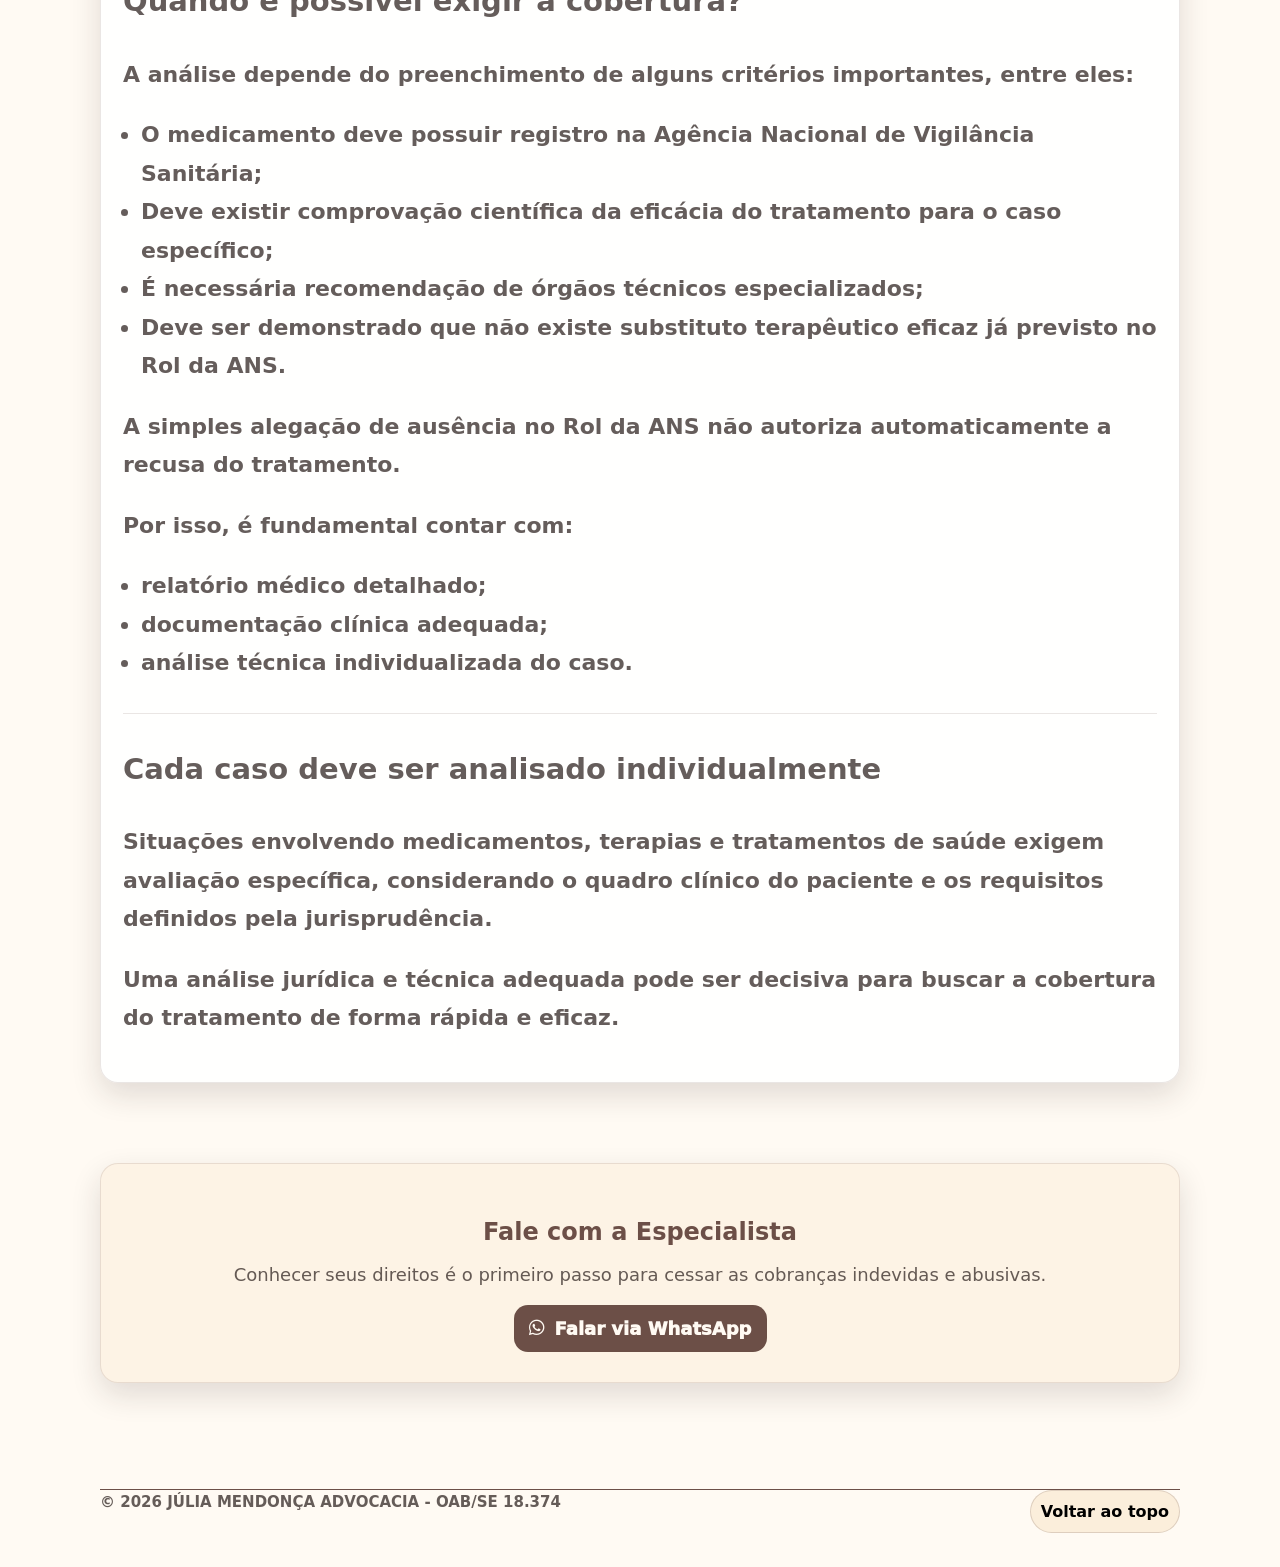
<file: tese-medicamentos-negados.html>
<!doctype html>
<html lang="pt-BR">

<head>
    <meta charset="utf-8" />
    <meta name="viewport" content="width=device-width, initial-scale=1" />
    <title>Medicamentos e Tratamentos Negados - Júlia Mendonça Advocacia</title>
    <meta name="description" content="Saiba como agir diante da negativa de medicamentos e tratamentos pelo plano de saúde sob a justificativa do Rol da ANS." />
    <link rel="icon" href="/img/icon.png" />
    <link rel="stylesheet" href="css/style.css">
    <link rel="stylesheet" href="https://cdnjs.cloudflare.com/ajax/libs/font-awesome/6.5.1/css/all.min.css" />

    <style>
        .hero-banner {
            position: relative;
            background: linear-gradient(rgba(42, 31, 28, 0.7), rgba(42, 31, 28, 0.7)), url('img/medicamentos.png');
            background-size: cover;
            background-position: center;
            border-radius: var(--radius);
            padding: 60px 40px;
            color: #ffffff;
            margin-bottom: 20px;
            text-align: center;
            display: flex;
            flex-direction: column;
            align-items: center;
            box-shadow: var(--shadow);
        }

        .hero-banner .kicker {
            background: rgba(242, 214, 176, 0.2);
            border-color: rgba(242, 214, 176, 0.4);
            color: var(--sand);
            margin-bottom: 20px;
        }

        .hero-banner h1 {
            color: #ffffff !important;
            max-width: 800px;
            margin: 0 auto 20px;
            text-shadow: 2px 2px 4px rgba(0, 0, 0, 0.5);
        }

        .back-link {
            display: inline-flex;
            align-items: center;
            gap: 8px;
            margin-bottom: 15px;
            color: var(--coffee);
            font-weight: 700;
            text-decoration: none;
            transition: opacity 0.2s;
        }

        .back-link:hover {
            opacity: 0.7;
        }
    </style>
</head>

<body>
    <header class="topbar">
        <div class="wrap">
            <div class="topbar-inner">
                <a class="brand" href="index.html">
                    <img src="img/logo preta.png" alt="Logo" class="logo">
                </a>
                <nav class="actions">
                    <a class="chip" href="https://wa.me/5579981151149" target="_blank">
                        <i class="fa-brands fa-whatsapp"></i> WhatsApp
                    </a>
                </nav>
            </div>
        </div>
    </header>

    <main id="topo" class="wrap">
        <section class="hero" style="padding-top: 100px;">
            <a href="index.html" class="back-link"><i class="fa-solid fa-arrow-left"></i> Voltar para a página inicial</a>

            <div class="hero-banner">
                <div class="kicker">NEGATIVA DE TRATAMENTO • PLANO DE SAÚDE</div>
                <h1 style="text-transform: uppercase;">MEDICAMENTOS E TRATAMENTOS NEGADOS PELO PLANO DE SAÚDE.</h1>
                <p style="color: rgba(255, 255, 255, 0.9) !important; max-width: 700px; margin-bottom: 30px;">
                    O plano negou seu medicamento ou procedimento alegando ausência no Rol da ANS? Conheça os critérios dos Tribunais Superiores para garantir a sua cobertura.
                </p>
                <div class="cta-row">
                    <a class="btn btn-primary" href="https://wa.me/5579981151149" target="_blank">
                        <i class="fa-brands fa-whatsapp"></i> Avaliar negativa do plano
                    </a>
                </div>
            </div>
        </section>

        <section id="tese-completa" class="card section-card">
            <p class="title"><strong>O plano negou seu tratamento porque “não está no Rol da ANS”?</strong></p>
<p>Receber a negativa do plano de saúde após a prescrição de um medicamento ou tratamento pelo médico é uma situação mais comum do que parece.</p>
<p>Muitas vezes, a justificativa utilizada pela operadora é a de que o procedimento ou medicamento solicitado “não consta no Rol da ANS”.</p>
<p>Mas atenção: essa justificativa, por si só, não é suficiente para afastar a cobertura.</p>

<hr style="border: none; border-top: 1px solid rgba(108, 79, 71, .14); margin: 30px 0;">

<p class="title"><strong>O que diz o STF sobre o Rol da ANS?</strong></p>
<p>O Supremo Tribunal Federal reconheceu que o Rol da ANS não pode funcionar como uma barreira absoluta para impedir tratamentos necessários ao paciente.</p>
<p>Isso significa que, mesmo quando o medicamento ou tratamento não está expressamente previsto na lista da Agência Nacional de Saúde Suplementar, o plano de saúde pode ser obrigado a fornecer a cobertura.</p>

<hr style="border: none; border-top: 1px solid rgba(108, 79, 71, .14); margin: 30px 0;">

<p class="title"><strong>Quando é possível exigir a cobertura?</strong></p>
<p>A análise depende do preenchimento de alguns critérios importantes, entre eles:</p>
<ul>
    <li>O medicamento deve possuir registro na Agência Nacional de Vigilância Sanitária;</li>
    <li>Deve existir comprovação científica da eficácia do tratamento para o caso específico;</li>
    <li>É necessária recomendação de órgãos técnicos especializados;</li>
    <li>Deve ser demonstrado que não existe substituto terapêutico eficaz já previsto no Rol da ANS.</li>
</ul>
<p>A simples alegação de ausência no Rol da ANS não autoriza automaticamente a recusa do tratamento.</p>
<p>Por isso, é fundamental contar com:</p>
<ul>
    <li>relatório médico detalhado;</li>
    <li>documentação clínica adequada;</li>
    <li>análise técnica individualizada do caso.</li>
</ul>

<hr style="border: none; border-top: 1px solid rgba(108, 79, 71, .14); margin: 30px 0;">

<p class="title"><strong>Cada caso deve ser analisado individualmente</strong></p>
<p>Situações envolvendo medicamentos, terapias e tratamentos de saúde exigem avaliação específica, considerando o quadro clínico do paciente e os requisitos definidos pela jurisprudência.</p>
<p>Uma análise jurídica e técnica adequada pode ser decisiva para buscar a cobertura do tratamento de forma rápida e eficaz.</p>
        </section>

        <section id="contato" style="margin: 60px 0;">
            <div class="card" style="padding: 30px; text-align: center; background: rgba(242, 214, 176, .20);">
                <h3 style="color: var(--coffee); font-size: 24px; margin-bottom: 15px;">Fale com a Especialista</h3>
                <p style="font-size: 18px; color: var(--muted); margin-bottom: 20px;">Conhecer seus direitos é o primeiro passo para cessar as cobranças indevidas e abusivas.</p>
                <a class="btn btn-primary" href="https://wa.me/5579981151149" target="_blank">
                    <i class="fa-brands fa-whatsapp"></i> Falar via WhatsApp
                </a>
            </div>
        </section>
    </main>

    <footer>
        <div class="wrap">
            <div class="foot">
                <div>© <span id="year"></span> JÚLIA MENDONÇA ADVOCACIA - OAB/SE 18.374</div>
                <div><a href="#topo" class="chip" style="padding:8px 10px">Voltar ao topo</a></div>
            </div>
        </div>
    </footer>
    <script>document.getElementById("year").textContent = new Date().getFullYear();</script>
</body>

</html>
</file>
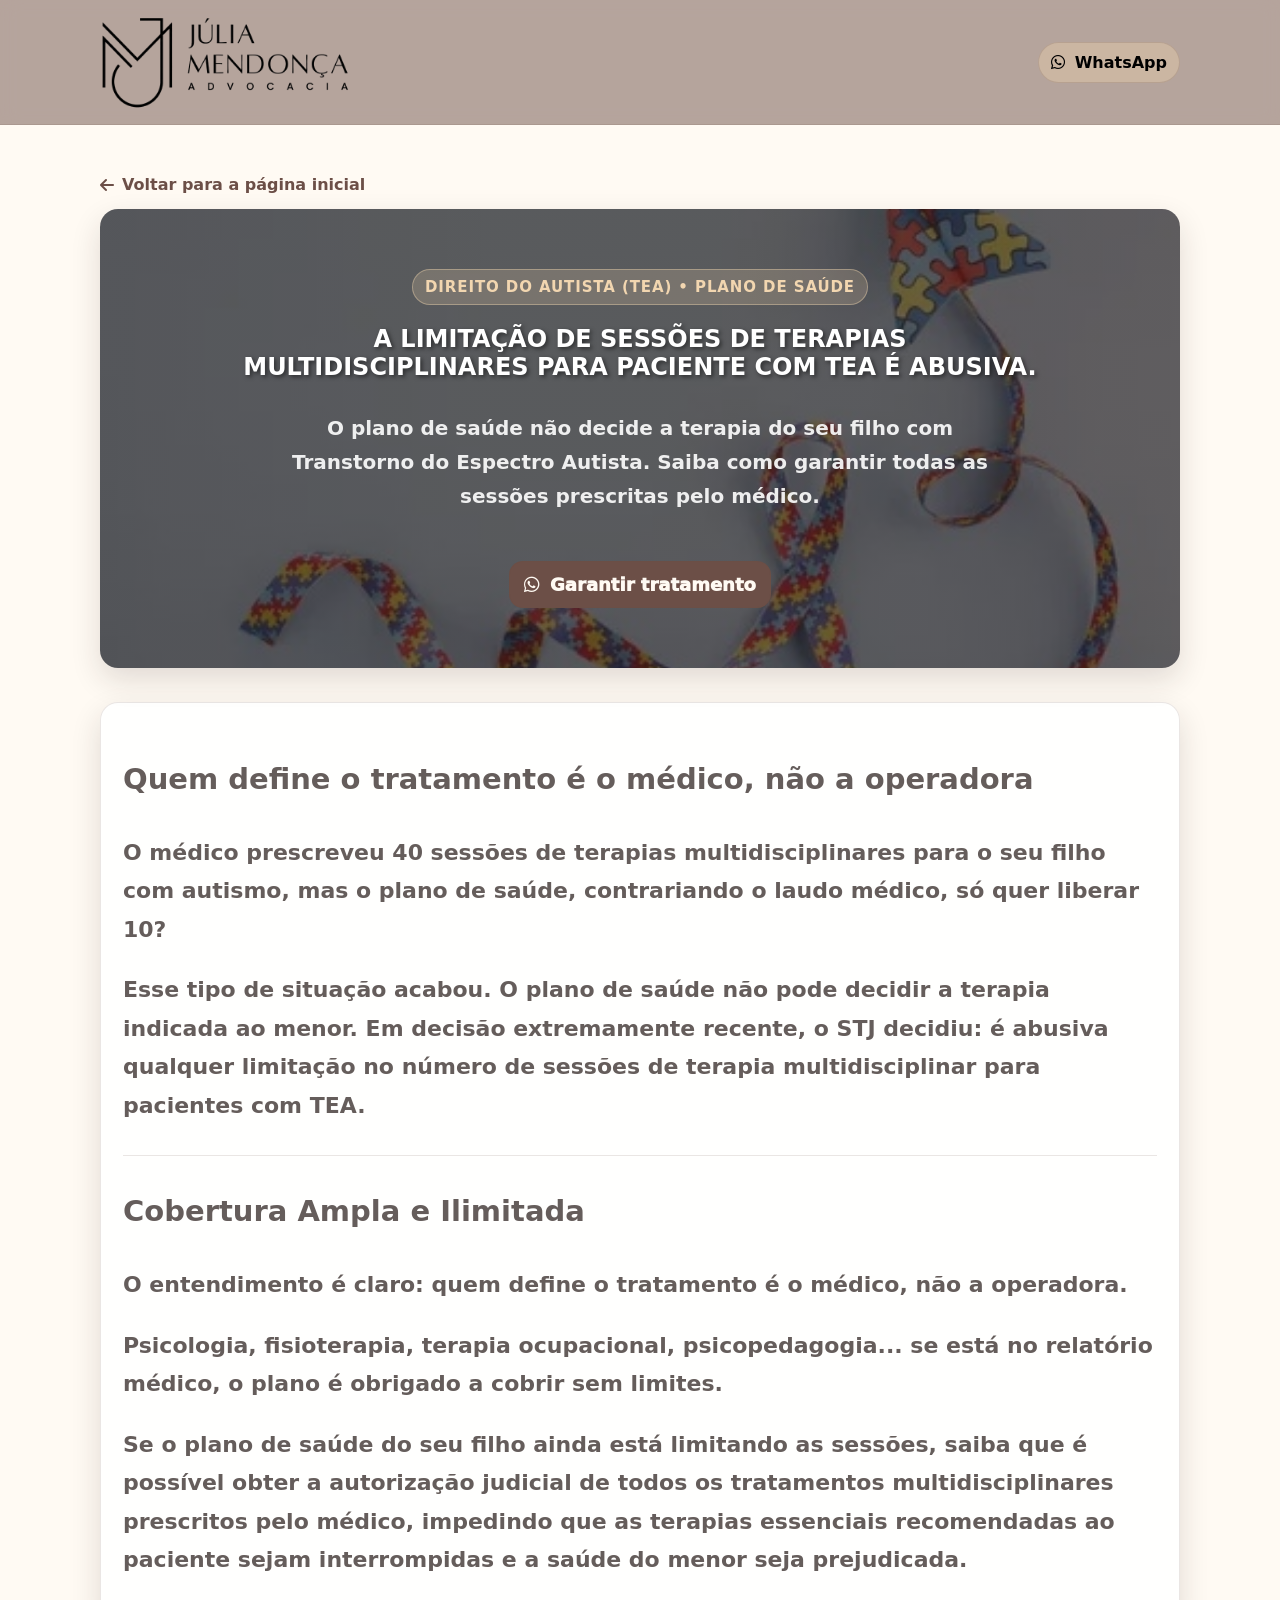
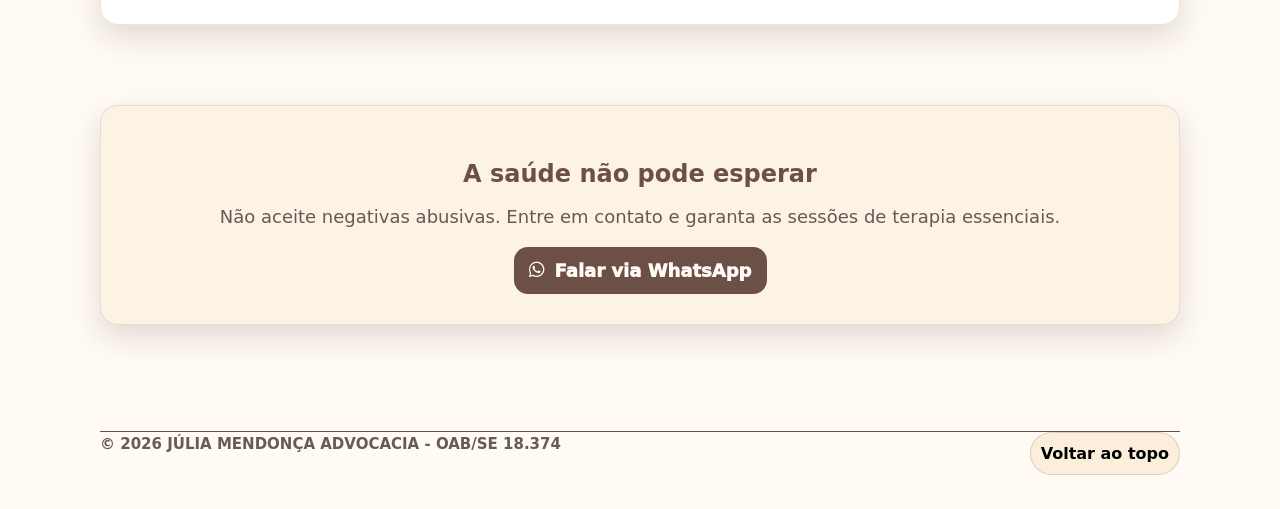
<file: tese-tea-limite-sessoes.html>
<!doctype html>
<html lang="pt-BR">

<head>
    <meta charset="utf-8" />
    <meta name="viewport" content="width=device-width, initial-scale=1" />
    <title>Limitação de Terapias para TEA é Abusiva - Júlia Mendonça Advocacia</title>
    <meta name="description"
        content="O plano de saúde não pode limitar as sessões de terapias multidisciplinares para pacientes com TEA. Saiba como garantir este direito." />
    <link rel="icon" href="/img/icon.png" />
    <link rel="stylesheet" href="css/style.css">
    <link rel="stylesheet" href="https://cdnjs.cloudflare.com/ajax/libs/font-awesome/6.5.1/css/all.min.css" />

    <style>
        .hero-banner {
            position: relative;
            background: linear-gradient(rgba(42, 31, 28, 0.7), rgba(42, 31, 28, 0.7)), url('img/tea.jpeg');
            background-size: cover;
            background-position: center;
            border-radius: var(--radius);
            padding: 60px 40px;
            color: #ffffff;
            margin-bottom: 20px;
            text-align: center;
            display: flex;
            flex-direction: column;
            align-items: center;
            box-shadow: var(--shadow);
        }

        .hero-banner .kicker {
            background: rgba(242, 214, 176, 0.2);
            border-color: rgba(242, 214, 176, 0.4);
            color: var(--sand);
            margin-bottom: 20px;
        }

        .hero-banner h1 {
            color: #ffffff !important;
            max-width: 800px;
            margin: 0 auto 20px;
            text-shadow: 2px 2px 4px rgba(0, 0, 0, 0.5);
        }

        .back-link {
            display: inline-flex;
            align-items: center;
            gap: 8px;
            margin-bottom: 15px;
            color: var(--coffee);
            font-weight: 700;
            text-decoration: none;
            transition: opacity 0.2s;
        }

        .back-link:hover {
            opacity: 0.7;
        }
    </style>
</head>

<body>
    <header class="topbar">
        <div class="wrap">
            <div class="topbar-inner">
                <a class="brand" href="index.html">
                    <img src="img/logo preta.png" alt="Logo" class="logo">
                </a>
                <nav class="actions">
                    <a class="chip" href="https://wa.me/5579981151149" target="_blank">
                        <i class="fa-brands fa-whatsapp"></i> WhatsApp
                    </a>
                </nav>
            </div>
        </div>
    </header>

    <main id="topo" class="wrap">
        <section class="hero" style="padding-top: 100px;">
            <a href="index.html" class="back-link"><i class="fa-solid fa-arrow-left"></i> Voltar para a página
                inicial</a>

            <div class="hero-banner">
                <div class="kicker">DIREITO DO AUTISTA (TEA) • PLANO DE SAÚDE</div>
                <h1 style="text-transform: uppercase;">A LIMITAÇÃO DE SESSÕES DE TERAPIAS MULTIDISCIPLINARES PARA
                    PACIENTE COM TEA É ABUSIVA.</h1>
                <p style="color: rgba(255, 255, 255, 0.9) !important; max-width: 700px; margin-bottom: 30px;">
                    O plano de saúde não decide a terapia do seu filho com Transtorno do Espectro Autista. Saiba como
                    garantir todas as sessões prescritas pelo médico.
                </p>
                <div class="cta-row">
                    <a class="btn btn-primary" href="https://wa.me/5579981151149" target="_blank">
                        <i class="fa-brands fa-whatsapp"></i> Garantir tratamento
                    </a>
                </div>
            </div>
        </section>

        <section id="tese-completa" class="card section-card">
            <p class="title"><strong>Quem define o tratamento é o médico, não a operadora</strong></p>
            <p>O médico prescreveu 40 sessões de terapias multidisciplinares para o seu filho com autismo, mas o plano
                de saúde, contrariando o laudo médico, só quer liberar 10?</p>
            <p>Esse tipo de situação acabou. O plano de saúde não pode decidir a terapia indicada ao menor. Em decisão
                extremamente recente, o STJ decidiu: é abusiva qualquer limitação no número de sessões de terapia
                multidisciplinar para pacientes com TEA.</p>

            <hr style="border: none; border-top: 1px solid rgba(108, 79, 71, .14); margin: 30px 0;">

            <p class="title"><strong>Cobertura Ampla e Ilimitada</strong></p>
            <p>O entendimento é claro: quem define o tratamento é o médico, não a operadora.</p>
            <p>Psicologia, fisioterapia, terapia ocupacional, psicopedagogia... se está no relatório médico, o plano é
                obrigado a cobrir sem limites.</p>
            <p>Se o plano de saúde do seu filho ainda está limitando as sessões, saiba que é possível obter a
                autorização judicial de todos os tratamentos multidisciplinares prescritos pelo médico, impedindo que as
                terapias essenciais recomendadas ao paciente sejam interrompidas e a saúde do menor seja prejudicada.
            </p>
        </section>

        <section id="contato" style="margin: 60px 0;">
            <div class="card" style="padding: 30px; text-align: center; background: rgba(242, 214, 176, .20);">
                <h3 style="color: var(--coffee); font-size: 24px; margin-bottom: 15px;">A saúde não pode esperar</h3>
                <p style="font-size: 18px; color: var(--muted); margin-bottom: 20px;">Não aceite negativas abusivas.
                    Entre em contato e garanta as sessões de terapia essenciais.</p>
                <a class="btn btn-primary" href="https://wa.me/5579981151149" target="_blank">
                    <i class="fa-brands fa-whatsapp"></i> Falar via WhatsApp
                </a>
            </div>
        </section>
    </main>

    <footer>
        <div class="wrap">
            <div class="foot">
                <div>© <span id="year"></span> JÚLIA MENDONÇA ADVOCACIA - OAB/SE 18.374</div>
                <div><a href="#topo" class="chip" style="padding:8px 10px">Voltar ao topo</a></div>
            </div>
        </div>
    </footer>
    <script>document.getElementById("year").textContent = new Date().getFullYear();</script>
</body>

</html>
</file>
<file: css/style.css>
:root {
    --coffee: #6c4f47;
    --sand: #f2d6b0;
    --ink: #2a1f1c;
    --paper: #fffaf3;
    --muted: rgba(42, 31, 28, .72);
    --ring: rgba(108, 79, 71, .25);
    --shadow: 0 12px 30px rgba(42, 31, 28, .14);
    --radius: 18px;
    --max: 1120px;
}

* {
    box-sizing: border-box
}

html {
    scroll-behavior: smooth;
}

html,
body {
    height: 100%
}

body {
    margin: 0;
    font-family: ui-sans-serif, system-ui, -apple-system, Segoe UI, Roboto, Helvetica, Arial, "Apple Color Emoji", "Segoe UI Emoji";
    color: var(--ink);
    /* background: linear-gradient(180deg, #6c4f47 0%, #a67c6d 15%, #f2d6b0 50%, #fffaf3 100%); */
    background: #fffaf3;
    background-attachment: fixed;
    min-height: 100vh;
}

a {
    color: inherit;
    text-decoration: none
}

.wrap {
    max-width: var(--max);
    margin: 0 auto;
    padding: 0 20px
}

/* Header */
.topbar {
    position: fixed;
    top: 0;
    left: 0;
    width: 100%;
    z-index: 1000;
    /* background: rgba(255, 250, 243, 0.5); */
    background: rgba(108, 79, 71, 0.5);
    backdrop-filter: blur(10px);
    border-bottom: 1px solid rgba(108, 79, 71, .14);
}

.topbar-inner {
    display: flex;
    flex-direction: row;
    align-items: center;
    justify-content: space-between;
    padding: 14px 0;
}

.brand {
    display: flex;
    align-items: center;
    gap: 12px;
    min-width: 220px;
}

.mark {
    width: 42px;
    height: 42px;
    border-radius: 14px;
    background: linear-gradient(135deg, var(--coffee), #8a6a60);
    box-shadow: 0 10px 24px rgba(108, 79, 71, .25);
    position: relative;
    flex: 0 0 auto;
}

.mark:after {
    content: "";
    position: absolute;
    inset: 10px;
    border-radius: 10px;
    background: linear-gradient(135deg, rgba(242, 214, 176, .95), rgba(242, 214, 176, .5));
    mix-blend-mode: screen;
    opacity: .55;
}

.brand h1 {
    margin: 0;
    font-size: 18px;
    letter-spacing: .10em;
    text-transform: uppercase;
    color: var(--coffee);
    line-height: 1.15;
    font-weight: 800;
}

.brand span {
    display: block;
    font-size: 15px;
    letter-spacing: .02em;
    color: var(--muted);
    text-transform: none;
    margin-top: 3px;
    font-weight: 600;
}

.actions {
    display: flex;
    align-items: center;
    gap: 10px;
    flex-wrap: wrap;
    justify-content: center;
}

.chip {
    display: inline-flex;
    align-items: center;
    gap: 10px;
    padding: 10px 12px;
    border-radius: 999px;
    border: 1px solid rgba(108, 79, 71, .20);
    background: rgba(242, 214, 176, .35);
    transition: transform .15s ease, box-shadow .15s ease, background .15s ease;
    font-weight: 800;
    font-size: 16px;
    /* color: var(--coffee); */
    color: #000;
    white-space: nowrap;
}

.chip:hover {
    transform: translateY(-1px);
    box-shadow: 0 12px 24px rgba(42, 31, 28, .10);
    background: rgba(242, 214, 176, .55);
}

.chip:focus {
    outline: none;
    box-shadow: 0 0 0 5px var(--ring)
}

.icon {
    width: 18px;
    height: 18px;
    display: inline-block
}

/* Hero */
.hero {
    padding: 100px 0 14px
}

.hero-grid {
    display: grid;
    /* grid-template-columns: 1.15fr .85fr; */
    gap: 22px;
    align-items: stretch;
}

.card {
    background: rgba(255, 255, 255, .85);
    border: 1px solid rgba(108, 79, 71, .14);
    border-radius: var(--radius);
    box-shadow: var(--shadow);
    overflow: hidden;
}

.hero-main {
    padding: 28px 26px
}

main#topo {
    padding-top: 75px;
    /* Ajuste este valor de acordo com a altura do seu cabeçalho */
}

.kicker {
    display: inline-flex;
    align-items: center;
    gap: 10px;
    padding: 8px 12px;
    border-radius: 999px;
    background: rgba(108, 79, 71, .08);
    border: 1px solid rgba(108, 79, 71, .16);
    color: var(--coffee);
    font-weight: 900;
    letter-spacing: .06em;
    text-transform: uppercase;
    font-size: 15px;
}

.hero h2 {
    margin: 14px 0 10px;
    font-size: 48px;
    line-height: 1.07;
    letter-spacing: -.02em;
    color: var(--ink);
}

.hero p {
    margin: 10px 0 0;
    color: var(--muted);
    font-size: 20px;
    line-height: 1.7;
    font-weight: 650;
}

.thesis {
    margin-top: 14px;
    padding: 14px 14px;
    border-radius: 14px;
    background: linear-gradient(135deg, rgba(242, 214, 176, .55), rgba(242, 214, 176, .20));
    border: 1px solid rgba(108, 79, 71, .14);
}

.thesis strong {
    display: block;
    color: var(--coffee);
    font-weight: 950;
    letter-spacing: .02em;
    font-size: 18px;
    text-transform: uppercase;
    margin-bottom: 6px;
}

.thesis .lines {
    margin: 0;
    color: var(--ink);
    font-weight: 950;
    font-size: 19px;
    line-height: 1.5;
}

.cta-row {
    margin-top: 18px;
    display: flex;
    gap: 12px;
    flex-wrap: wrap;
    align-items: stretch;
}

.btn {
    display: inline-flex;
    align-items: center;
    justify-content: center;
    gap: 10px;
    padding: 12px 14px;
    border-radius: 14px;
    border: 1px solid rgba(108, 79, 71, .22);
    font-weight: 950;
    cursor: pointer;
    transition: transform .15s ease, box-shadow .15s ease, background .15s ease;
    font-size: 18px;
}

.btn-primary {
    background: var(--coffee);
    color: var(--paper);
    border-color: rgba(108, 79, 71, .35);
}

.btn-primary:hover {
    transform: translateY(-1px);
    box-shadow: 0 16px 30px rgba(42, 31, 28, .20);
}

.btn-ghost {
    background: rgba(242, 214, 176, .35);
    color: var(--coffee);
}

.btn-ghost:hover {
    transform: translateY(-1px);
    box-shadow: 0 16px 30px rgba(42, 31, 28, .10);
    background: rgba(242, 214, 176, .55);
}

.btn:focus {
    outline: none;
    box-shadow: 0 0 0 5px var(--ring)
}

.hero-side {
    padding: 22px;
    display: flex;
    flex-direction: column;
    gap: 14px;
    background:
        radial-gradient(700px 240px at 40% -10%, rgba(242, 214, 176, .60), transparent 60%),
        linear-gradient(180deg, rgba(255, 255, 255, .9), rgba(255, 255, 255, .82));
}

.side-box {
    border-radius: 16px;
    border: 1px solid rgba(108, 79, 71, .14);
    background: rgba(242, 214, 176, .22);
    padding: 14px 14px;
}

.side-box h3 {
    margin: 0 0 8px;
    font-size: 31px;
    text-transform: uppercase;
    letter-spacing: .08em;
    color: var(--coffee);
    font-weight: 950;
}

.side-box ul {
    margin: 0;
    padding-left: 18px;
    color: var(--ink);
    font-weight: 800;
    line-height: 1.55;
    font-size: 25px;
}

.note {
    font-size: 15px;
    color: var(--muted);
    line-height: 1.6;
    font-weight: 650;
    margin: 0;
}

/* Content */
section {
    padding: 20px 0;
    scroll-margin-top: 80px;
}

.section-card {
    padding: 22px 22px
}

.section-card h3 {
    margin: 0 0 10px;
    font-size: 20px;
    color: var(--coffee);
    font-weight: 950;
    letter-spacing: .02em;
}

.section-card p,
.section-card li {
    color: var(--muted);
    font-weight: 650;
    line-height: 1.75;
    font-size: 22px;
}

.section-card .title {
    font-size: 29px;
}

.section-card ul {
    margin: 10px 0 0;
    padding-left: 18px;
}

.hl {
    padding: 14px 14px;
    border-radius: 16px;
    border: 1px solid rgba(108, 79, 71, .18);
    background: rgba(108, 79, 71, .06);
    color: var(--ink);
    font-weight: 750;
    line-height: 1.65;
    margin-top: 12px;
}

/* Contact */
#contato .contact-inner {
    padding: 22px;
    display: grid;
    grid-template-columns: 1.2fr .8fr;
    gap: 16px;
    align-items: stretch;
}

.contact-inner h3 {
    margin: 0 0 10px;
    color: var(--coffee);
    font-weight: 950;
    font-size: 22px;
}

.contact-inner p {
    margin: 0;
    color: var(--muted);
    font-weight: 650;
    line-height: 1.7;
}

.contact-box {
    border-radius: 16px;
    border: 1px solid rgba(108, 79, 71, .14);
    background: rgba(242, 214, 176, .20);
    padding: 14px;
    display: flex;
    flex-direction: column;
    gap: 10px;
    justify-content: center;
}

.contact-link {
    display: flex;
    gap: 10px;
    align-items: center;
    justify-content: flex-start;
    padding: 12px 12px;
    border-radius: 14px;
    background: rgba(255, 255, 255, .78);
    border: 1px solid rgba(108, 79, 71, .16);
    font-weight: 950;
    color: var(--coffee);
    transition: transform .15s ease, box-shadow .15s ease;
    word-break: break-word;
}

.contact-link:hover {
    transform: translateY(-1px);
    box-shadow: 0 14px 26px rgba(42, 31, 28, .12);
}

.small {
    font-size: 15px;
    color: var(--muted);
    font-weight: 650;
    line-height: 1.55;
    margin-top: 10px
}


/* Footer */
footer {
    padding: 26px 0 34px;
    color: var(--muted);
    font-weight: 650;
    font-size: 15px;
    line-height: 1.6;
}

.foot {
    border-top: 1px solid rgba(108, 79, 71, 1);
    padding-top: 16-+px;
    display: flex;
    justify-content: space-between;
    gap: 14px;
    flex-wrap: wrap;
}

.logo {
    width: 250px;
    height: auto;
    object-fit: contain;
    display: block;
}


/* ===== Responsividade reforçada ===== */
@media (max-width: 920px) {
    .hero {
        padding: 100px 0 10px
    }

    .hero-grid {
        grid-template-columns: 1fr
    }

    #contato .contact-inner {
        grid-template-columns: 1fr
    }

    .hero h2 {
        font-size: 40px
    }

    .hero-main {
        padding: 22px 18px
    }

    .hero-side {
        padding: 18px
    }

    .section-card {
        padding: 18px
    }
}

@media (max-width: 600px) {
    main#topo {
        padding-top: 200px;
    }

    .wrap {
        padding: 0 16px
    }

    .topbar-inner {
        flex-direction: column;
        gap: 16px;
        text-align: center;
        align-items: center;
    }

    .brand {
        justify-content: center;
        min-width: auto;
    }

    .actions {
        width: 100%;
        justify-content: center;
    }

    .chip {
        width: 100%;
        justify-content: center
    }

    .cta-row {
        flex-direction: column
    }

    .btn {
        width: 100%
    }

    .hero h2 {
        font-size: 35px
    }

    .thesis .lines {
        font-size: 18px
    }
}

@media (max-width: 380px) {
    .hero h2 {
        font-size: 30px
    }

    .brand h1 {
        font-size: 16px
    }

    .brand span {
        font-size: 14px
    }

    .chip {
        font-size: 15px
    }

    .btn {
        font-size: 16px
    }
}
</file>
